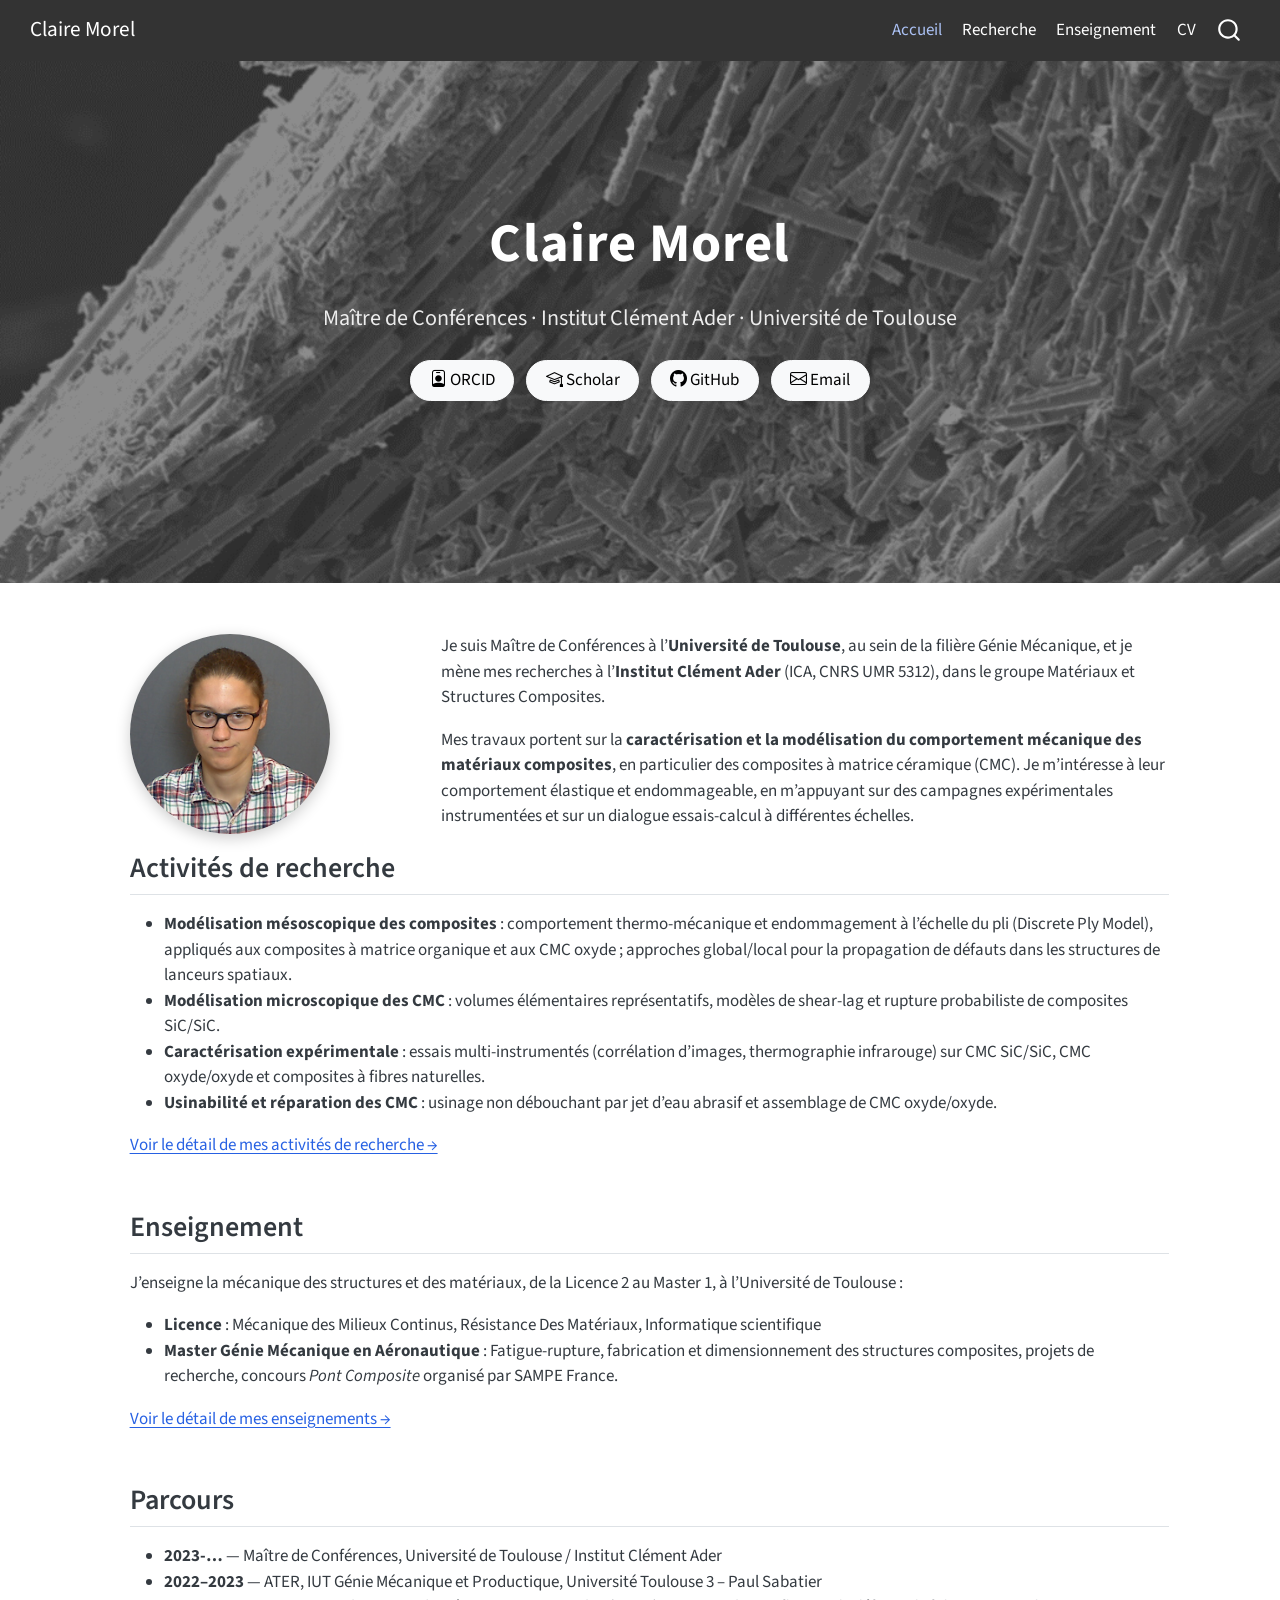
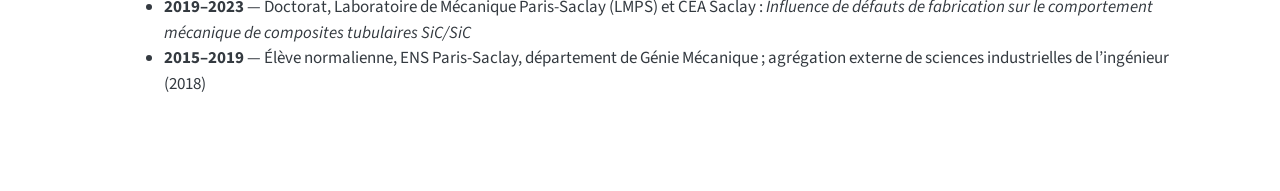
<file: index.html>
<!DOCTYPE html>
<html xmlns="http://www.w3.org/1999/xhtml" lang="fr" xml:lang="fr"><head>

<meta charset="utf-8">
<meta name="generator" content="quarto-1.11.9">

<meta name="viewport" content="width=device-width, initial-scale=1.0, user-scalable=yes">


<title>Claire Morel</title>
<style>
/* Default styles provided by pandoc.
** See https://pandoc.org/MANUAL.html#variables-for-html for config info.
*/
span.smallcaps{font-variant: small-caps;}
div.columns{display: flex; gap: 1.5em;}
div.column{flex: auto;}
@media screen {
div.columns{gap: min(4vw, 1.5em);}
div.column{overflow-x: auto;}
}
div.hanging-indent{margin-left: 1.5em; text-indent: -1.5em;}
ul.task-list{list-style: none;}
ul.task-list li input[type="checkbox"] {
  width: 0.8em;
  margin: 0 0.8em 0.2em -1em; /* quarto-specific, see https://github.com/quarto-dev/quarto-cli/issues/4556 */ 
  vertical-align: middle;
}
</style>


<script src="site_libs/quarto-nav/quarto-nav.js"></script>
<script src="site_libs/quarto-nav/headroom.min.js"></script>
<script src="site_libs/clipboard/clipboard.min.js"></script>
<script src="site_libs/quarto-search/autocomplete.umd.js"></script>
<script src="site_libs/quarto-search/fuse.min.js"></script>
<script src="site_libs/quarto-search/quarto-search.js"></script>
<meta name="quarto:offset" content="./">
<script src="site_libs/quarto-html/quarto.js" type="module"></script>
<script src="site_libs/quarto-html/tabsets/tabsets.js" type="module"></script>
<script src="site_libs/quarto-html/scrollable-regions/scrollable-regions.js" type="module"></script>
<script src="site_libs/quarto-html/popper.min.js"></script>
<script src="site_libs/quarto-html/tippy.umd.min.js"></script>
<script src="site_libs/quarto-html/anchor.min.js"></script>
<link href="site_libs/quarto-html/tippy.css" rel="stylesheet">
<link href="site_libs/quarto-html/quarto-syntax-highlighting-63b5708e65d6cd79cd7618c58d0c21e7.css" rel="stylesheet" id="quarto-text-highlighting-styles">
<script src="site_libs/bootstrap/bootstrap.min.js"></script>
<link href="site_libs/bootstrap/bootstrap-icons.css" rel="stylesheet">
<link href="site_libs/bootstrap/bootstrap-b8e3d89466d038d80f4d875d16ab15d1.min.css" rel="stylesheet" append-hash="true" id="quarto-bootstrap" data-mode="light">
<script id="quarto-search-options" type="application/json">{
  "location": "navbar",
  "copy-button": false,
  "collapse-after": 3,
  "panel-placement": "end",
  "type": "overlay",
  "limit": 50,
  "keyboard-shortcut": [
    "f",
    "/",
    "s"
  ],
  "show-item-context": false,
  "language": {
    "search-no-results-text": "Pas de résultats",
    "search-matching-documents-text": "documents trouvés",
    "search-copy-link-title": "Copier le lien vers la recherche",
    "search-hide-matches-text": "Cacher les correspondances additionnelles",
    "search-more-match-text": "correspondance de plus dans ce document",
    "search-more-matches-text": "correspondances de plus dans ce document",
    "search-clear-button-title": "Effacer",
    "search-text-placeholder": "",
    "search-detached-cancel-button-title": "Annuler",
    "search-submit-button-title": "Envoyer",
    "search-label": "Recherche"
  }
}</script>


<link rel="stylesheet" href="styles.css">
</head>

<body class="nav-fixed accueil quarto-light"><a id="quarto-skip-link" class="visually-hidden-focusable" href="#quarto-document-content">Aller au contenu principal</a>

<div id="quarto-search-results"></div>
  <header id="quarto-header" class="headroom fixed-top">
    <nav class="navbar navbar-expand-lg " data-bs-theme="dark" aria-label="Site web">
      <div class="navbar-container container-fluid">
      <div class="navbar-brand-container mx-auto">
    <a class="navbar-brand" href="./index.html">
    <span class="navbar-title">Claire Morel</span>
    </a>
  </div>
          <button class="navbar-toggler" type="button" data-bs-toggle="collapse" data-bs-target="#navbarCollapse" aria-controls="navbarCollapse" aria-expanded="false" aria-label="Basculer la navigation" onclick="if (window.quartoToggleHeadroom) { window.quartoToggleHeadroom(); }">
  <span class="navbar-toggler-icon"></span>
</button>
          <div class="collapse navbar-collapse" id="navbarCollapse">
            <ul class="navbar-nav navbar-nav-scroll ms-auto">
  <li class="nav-item">
    <a class="nav-link active" href="./index.html" aria-current="page"> 
<span class="menu-text">Accueil</span></a>
  </li>  
  <li class="nav-item">
    <a class="nav-link" href="./research.html"> 
<span class="menu-text">Recherche</span></a>
  </li>  
  <li class="nav-item">
    <a class="nav-link" href="./teaching.html"> 
<span class="menu-text">Enseignement</span></a>
  </li>  
  <li class="nav-item">
    <a class="nav-link" href="./cv.html"> 
<span class="menu-text">CV</span></a>
  </li>  
</ul>
          </div> <!-- /navcollapse -->
            <div class="quarto-navbar-tools">
</div>
            <div id="quarto-search" class="" title="Recherche"></div>
      </div> <!-- /container-fluid -->
    </nav>
</header>
<!-- content -->
<div id="quarto-content" class="quarto-container page-columns page-rows-contents page-layout-full page-navbar">
<!-- sidebar -->
<!-- margin-sidebar -->
    
<!-- main -->
<main class="content page-columns page-full column-body" id="quarto-document-content" tabindex="-1"><header id="title-block-header" class="quarto-title-block"></header>




<div class="hero column-screen">
<div class="hero-content">
<p><span class="hero-title">Claire Morel</span></p>
<p><span class="hero-subtitle">Maître de Conférences · Institut Clément Ader · Université de Toulouse</span></p>
<p><a class="btn btn-light" href="https://orcid.org/0000-0002-0689-7838"><i class="bi bi-person-badge"></i> ORCID</a> <a class="btn btn-light" href="https://scholar.google.com/citations?user=auK-vRMAAAAJ&amp;hl=fr"><i class="bi bi-mortarboard"></i> Scholar</a> <a class="btn btn-light" href="https://github.com/clmorel"><i class="bi bi-github"></i> GitHub</a> <a class="btn btn-light" href="mailto:claire.morel@utoulouse.fr"><i class="bi bi-envelope"></i> Email</a></p>
</div>
</div>
<div class="columns presentation">
<div class="column" style="width:30%;">
<p><img src="images/avatar.png" class="photo-profil img-fluid"></p>
</div><div class="column" style="width:70%;">
<p>Je suis Maître de Conférences à l’<strong>Université de Toulouse</strong>, au sein de la filière Génie Mécanique, et je mène mes recherches à l’<strong>Institut Clément Ader</strong> (ICA, CNRS UMR 5312), dans le groupe Matériaux et Structures Composites.</p>
<p>Mes travaux portent sur la <strong>caractérisation et la modélisation du comportement mécanique des matériaux composites</strong>, en particulier des composites à matrice céramique (CMC). Je m’intéresse à leur comportement élastique et endommageable, en m’appuyant sur des campagnes expérimentales instrumentées et sur un dialogue essais-calcul à différentes échelles.</p>
</div>
</div>
<section id="activités-de-recherche" class="level2">
<h2 class="anchored" data-anchor-id="activités-de-recherche">Activités de recherche</h2>
<ul>
<li><strong>Modélisation mésoscopique des composites</strong> : comportement thermo-mécanique et endommagement à l’échelle du pli (Discrete Ply Model), appliqués aux composites à matrice organique et aux CMC oxyde ; approches global/local pour la propagation de défauts dans les structures de lanceurs spatiaux.</li>
<li><strong>Modélisation microscopique des CMC</strong> : volumes élémentaires représentatifs, modèles de shear-lag et rupture probabiliste de composites SiC/SiC.</li>
<li><strong>Caractérisation expérimentale</strong> : essais multi-instrumentés (corrélation d’images, thermographie infrarouge) sur CMC SiC/SiC, CMC oxyde/oxyde et composites à fibres naturelles.</li>
<li><strong>Usinabilité et réparation des CMC</strong> : usinage non débouchant par jet d’eau abrasif et assemblage de CMC oxyde/oxyde.</li>
</ul>
<p><a href="./research.html">Voir le détail de mes activités de recherche →</a></p>
</section>
<section id="enseignement" class="level2">
<h2 class="anchored" data-anchor-id="enseignement">Enseignement</h2>
<p>J’enseigne la mécanique des structures et des matériaux, de la Licence 2 au Master 1, à l’Université de Toulouse :</p>
<ul>
<li><strong>Licence</strong> : Mécanique des Milieux Continus, Résistance Des Matériaux, Informatique scientifique</li>
<li><strong>Master Génie Mécanique en Aéronautique</strong> : Fatigue-rupture, fabrication et dimensionnement des structures composites, projets de recherche, concours <em>Pont Composite</em> organisé par SAMPE France.</li>
</ul>
<p><a href="./teaching.html">Voir le détail de mes enseignements →</a></p>
</section>
<section id="parcours" class="level2">
<h2 class="anchored" data-anchor-id="parcours">Parcours</h2>
<ul>
<li><strong>2023-…</strong> — Maître de Conférences, Université de Toulouse / Institut Clément Ader</li>
<li><strong>2022–2023</strong> — ATER, IUT Génie Mécanique et Productique, Université Toulouse 3 – Paul Sabatier</li>
<li><strong>2019–2023</strong> — Doctorat, Laboratoire de Mécanique Paris-Saclay (LMPS) et CEA Saclay : <em>Influence de défauts de fabrication sur le comportement mécanique de composites tubulaires SiC/SiC</em></li>
<li><strong>2015–2019</strong> — Élève normalienne, ENS Paris-Saclay, département de Génie Mécanique ; agrégation externe de sciences industrielles de l’ingénieur (2018)</li>
</ul>
<!-- [Voir le détail de mon CV →](teaching.qmd) -->
<!-- ## Collaborations

**Académiques** : LMPS (Gif-sur-Yvette), National University of Singapore (NUS).
**Industrielles** : Safran Ceramics, CNES, CT Ingénierie, Segula Technologies. -->


</section>

</main> <!-- /main -->
<script id="quarto-html-after-body" type="application/javascript">
  window.document.addEventListener("DOMContentLoaded", function (event) {
    const icon = "";
    const anchorJS = new window.AnchorJS();
    anchorJS.options = {
      placement: 'right',
      icon: icon
    };
    anchorJS.add('.anchored');
    const isCodeAnnotation = (el) => {
      for (const clz of el.classList) {
        if (clz.startsWith('code-annotation-')) {                     
          return true;
        }
      }
      return false;
    }
    const onCopySuccess = function(e) {
      // button target
      const button = e.trigger;
      // don't keep focus
      button.blur();
      // flash "checked"
      button.classList.add('code-copy-button-checked');
      var currentTitle = button.getAttribute("title");
      button.setAttribute("title", "Copié");
      let tooltip;
      if (window.bootstrap) {
        button.setAttribute("data-bs-toggle", "tooltip");
        button.setAttribute("data-bs-placement", "left");
        button.setAttribute("data-bs-title", "Copié");
        tooltip = new bootstrap.Tooltip(button, 
          { trigger: "manual", 
            customClass: "code-copy-button-tooltip",
            offset: [0, -8]});
        tooltip.show();    
      }
      setTimeout(function() {
        if (tooltip) {
          tooltip.hide();
          button.removeAttribute("data-bs-title");
          button.removeAttribute("data-bs-toggle");
          button.removeAttribute("data-bs-placement");
        }
        button.setAttribute("title", currentTitle);
        button.classList.remove('code-copy-button-checked');
      }, 1000);
      // clear code selection
      e.clearSelection();
    }
    const getTextToCopy = function(trigger) {
      const outerScaffold = trigger.parentElement.cloneNode(true);
      const codeEl = outerScaffold.querySelector('code');
      for (const childEl of codeEl.children) {
        if (isCodeAnnotation(childEl)) {
          childEl.remove();
        }
      }
      return codeEl.innerText;
    }
    const clipboard = new window.ClipboardJS('.code-copy-button:not([data-in-quarto-modal])', {
      text: getTextToCopy
    });
    clipboard.on('success', onCopySuccess);
    if (window.document.getElementById('quarto-embedded-source-code-modal')) {
      const clipboardModal = new window.ClipboardJS('.code-copy-button[data-in-quarto-modal]', {
        text: getTextToCopy,
        container: window.document.getElementById('quarto-embedded-source-code-modal')
      });
      clipboardModal.on('success', onCopySuccess);
    }
      var localhostRegex = new RegExp(/^(?:http|https):\/\/localhost\:?[0-9]*\//);
      var mailtoRegex = new RegExp(/^mailto:/);
        var filterRegex = new RegExp('/' + window.location.host + '/');
      var isInternal = (href) => {
          return filterRegex.test(href) || localhostRegex.test(href) || mailtoRegex.test(href);
      }
      // Inspect non-navigation links and adorn them if external
      window.quartoDecorateExternalLinks = function (root) {
     var links = (root || window.document).querySelectorAll('a[href]:not(.nav-link):not(.navbar-brand):not(.toc-action):not(.sidebar-link):not(.sidebar-item-toggle):not(.pagination-link):not(.no-external):not([aria-hidden]):not(.dropdown-item):not(.quarto-navigation-tool):not(.about-link)');
      for (var i=0; i<links.length; i++) {
        const link = links[i];
        if (!isInternal(link.href)) {
          // undo the damage that might have been done by quarto-nav.js in the case of
          // links that we want to consider external
          if (link.dataset.originalHref !== undefined) {
            link.href = link.dataset.originalHref;
          }
          if (!link.classList.contains('no-external-icon')) {
          }
        }
      }
      };
      window.quartoDecorateExternalLinks(window.document);
    // Esc closes the popup (WCAG 1.4.13) and focus leaving both trigger and
    // popup closes it (WCAG 2.4.11); tippy handles neither for interactive popups.
    const hideOnEscAndFocusOut = {
      name: 'hideOnEscAndFocusOut',
      defaultValue: true,
      fn(instance) {
        const dismiss = () => {
          // A show scheduled by the trigger delay would otherwise reopen it
          instance.clearDelayTimeouts();
          instance.hide();
        };
        const onKeyDown = (event) => {
          if (event.key !== 'Escape') {
            return;
          }
          // Keep Esc from also reaching page handlers (e.g. reveal.js overview),
          // except an open reveal.js slide menu, which Esc should close too.
          // The menu handles keys only when its keyboard option is on.
          const menuHandlesEsc = window.Reveal?.getPlugin?.('menu')?.isOpen() &&
            window.Reveal.getConfig().menu?.keyboard !== false;
          if (!menuHandlesEsc) {
            event.stopPropagation();
          }
          if (instance.popper.contains(window.document.activeElement)) {
            // Disabled while refocusing so the focus trigger does not reopen it
            instance.disable();
            instance.reference.focus();
            instance.enable();
          }
          dismiss();
        };
        const onFocusOut = (event) => {
          const target = event.relatedTarget;
          if (target && !instance.reference.contains(target) &&
              !instance.popper.contains(target)) {
            dismiss();
          }
        };
        // On the trigger too: a click trigger (code-annotations: select) has no
        // blur handling. Attached for the instance's lifetime so leaving the
        // trigger also cancels a show still pending on the trigger delay.
        instance.reference.addEventListener('focusout', onFocusOut);
        return {
          onShow() {
            window.document.addEventListener('keydown', onKeyDown, true);
            instance.popper.addEventListener('focusout', onFocusOut);
          },
          onHide() {
            window.document.removeEventListener('keydown', onKeyDown, true);
            instance.popper.removeEventListener('focusout', onFocusOut);
          },
          onDestroy() {
            instance.reference.removeEventListener('focusout', onFocusOut);
          },
        };
      },
    };
    function tippyHover(el, contentFn, onTriggerFn, onUntriggerFn) {
      const config = {
        allowHTML: true,
        maxWidth: 500,
        delay: 100,
        arrow: false,
        appendTo: function(el) {
            return el.parentElement;
        },
        interactive: true,
        interactiveBorder: 10,
        theme: 'quarto',
        placement: 'bottom-start',
        plugins: [hideOnEscAndFocusOut],
      };
      if (contentFn) {
        config.content = contentFn;
      }
      if (onTriggerFn) {
        config.onTrigger = onTriggerFn;
      }
      if (onUntriggerFn) {
        config.onUntrigger = onUntriggerFn;
      }
      window.tippy(el, config); 
    }
    const noterefs = window.document.querySelectorAll('a[role="doc-noteref"]');
    for (var i=0; i<noterefs.length; i++) {
      const ref = noterefs[i];
      tippyHover(ref, function() {
        // use id or data attribute instead here
        let href = ref.getAttribute('data-footnote-href') || ref.getAttribute('href');
        try { href = new URL(href).hash; } catch {}
        const id = href.replace(/^#\/?/, "");
        const note = window.document.getElementById(id);
        if (note) {
          return note.innerHTML;
        } else {
          return "";
        }
      });
    }
    const xrefs = window.document.querySelectorAll('a.quarto-xref');
    const processXRef = (id, note) => {
      // Strip column container classes
      const stripColumnClz = (el) => {
        el.classList.remove("page-full", "page-columns");
        if (el.children) {
          for (const child of el.children) {
            stripColumnClz(child);
          }
        }
      }
      stripColumnClz(note)
      if (id === null || id.startsWith('sec-')) {
        // Special case sections, only their first couple elements
        const container = document.createElement("div");
        if (note.children && note.children.length > 2) {
          container.appendChild(note.children[0].cloneNode(true));
          for (let i = 1; i < note.children.length; i++) {
            const child = note.children[i];
            if (child.tagName === "P" && child.innerText === "") {
              continue;
            } else {
              container.appendChild(child.cloneNode(true));
              break;
            }
          }
          if (window.Quarto?.typesetMath) {
            window.Quarto.typesetMath(container);
          }
          return container.innerHTML
        } else {
          if (window.Quarto?.typesetMath) {
            window.Quarto.typesetMath(note);
          }
          return note.innerHTML;
        }
      } else {
        // Remove any anchor links if they are present
        const anchorLink = note.querySelector('a.anchorjs-link');
        if (anchorLink) {
          anchorLink.remove();
        }
        if (window.Quarto?.typesetMath) {
          window.Quarto.typesetMath(note);
        }
        if (note.classList.contains("callout")) {
          return note.outerHTML;
        } else {
          return note.innerHTML;
        }
      }
    }
    for (var i=0; i<xrefs.length; i++) {
      const xref = xrefs[i];
      tippyHover(xref, undefined, function(instance) {
        instance.disable();
        let url = xref.getAttribute('href');
        let hash = undefined; 
        if (url.startsWith('#')) {
          hash = url;
        } else {
          try { hash = new URL(url).hash; } catch {}
        }
        if (hash) {
          const id = hash.replace(/^#\/?/, "");
          const note = window.document.getElementById(id);
          if (note !== null) {
            try {
              const html = processXRef(id, note.cloneNode(true));
              instance.setContent(html);
            } finally {
              instance.enable();
              instance.show();
            }
          } else {
            // See if we can fetch this
            fetch(url.split('#')[0])
            .then(res => res.text())
            .then(html => {
              const parser = new DOMParser();
              const htmlDoc = parser.parseFromString(html, "text/html");
              const note = htmlDoc.getElementById(id);
              if (note !== null) {
                const html = processXRef(id, note);
                instance.setContent(html);
              } 
            }).finally(() => {
              instance.enable();
              instance.show();
            });
          }
        } else {
          // See if we can fetch a full url (with no hash to target)
          // This is a special case and we should probably do some content thinning / targeting
          fetch(url)
          .then(res => res.text())
          .then(html => {
            const parser = new DOMParser();
            const htmlDoc = parser.parseFromString(html, "text/html");
            const note = htmlDoc.querySelector('main.content');
            if (note !== null) {
              // This should only happen for chapter cross references
              // (since there is no id in the URL)
              // remove the first header
              if (note.children.length > 0 && note.children[0].tagName === "HEADER") {
                note.children[0].remove();
              }
              const html = processXRef(null, note);
              instance.setContent(html);
            } 
          }).finally(() => {
            instance.enable();
            instance.show();
          });
        }
      }, function(instance) {
      });
    }
        let selectedAnnoteEl;
        const selectorForAnnotation = ( cell, annotation) => {
          let cellAttr = 'data-code-cell="' + cell + '"';
          let lineAttr = 'data-code-annotation="' +  annotation + '"';
          const selector = 'span[' + cellAttr + '][' + lineAttr + ']';
          return selector;
        }
        const selectCodeLines = (annoteEl) => {
          const doc = window.document;
          const targetCell = annoteEl.getAttribute("data-target-cell");
          const targetAnnotation = annoteEl.getAttribute("data-target-annotation");
          const annoteSpan = window.document.querySelector(selectorForAnnotation(targetCell, targetAnnotation));
          const lines = annoteSpan.getAttribute("data-code-lines").split(",");
          const lineIds = lines.map((line) => {
            return targetCell + "-" + line;
          })
          // Each band is positioned against its own containing block, which is
          // not the offsetParent of the lines, so place it from client rects.
          const placeBand = (band, firstEl, lastEl, codeBlock) => {
            const container = band.offsetParent;
            if (container === null) {
              return;
            }
            const containerRect = container.getBoundingClientRect();
            // Reveal.js scales slides with a transform, so convert client
            // pixels back to the CSS pixels of the container.
            const scale = containerRect.height / container.offsetHeight || 1;
            const firstRect = firstEl.getBoundingClientRect();
            const lastRect = lastEl.getBoundingClientRect();
            const top = (firstRect.top - containerRect.top) / scale - container.clientTop + container.scrollTop;
            const height = (lastRect.bottom - firstRect.top) / scale;
            band.style.top = top - 2 + "px";
            band.style.height = height + 4 + "px";
            if (codeBlock) {
              // Without the copy button wrapper, the containing block is wider
              // than the code block, so span the code block explicitly.
              const blockRect = codeBlock.getBoundingClientRect();
              band.style.left = (blockRect.left - containerRect.left) / scale - container.clientLeft + container.scrollLeft + "px";
              band.style.width = blockRect.width / scale + "px";
            }
          };
          if (lineIds.length > 0) {
            const el = window.document.getElementById(lineIds[0]);
            const lastEl = window.document.getElementById(lineIds[lineIds.length - 1]);
            const parent = el.parentElement.parentElement;
            // cook up a div (if necessary) and position it
            let div = window.document.getElementById("code-annotation-line-highlight");
            if (div === null) {
              div = window.document.createElement("div");
              div.setAttribute("id", "code-annotation-line-highlight");
              div.style.position = 'absolute';
              parent.appendChild(div);
            }
            placeBand(div, el, lastEl, parent.closest("div.sourceCode") || parent);
            let gutterDiv = window.document.getElementById("code-annotation-line-highlight-gutter");
            if (gutterDiv === null) {
              gutterDiv = window.document.createElement("div");
              gutterDiv.setAttribute("id", "code-annotation-line-highlight-gutter");
              gutterDiv.style.position = 'absolute';
              const codeCell = window.document.getElementById(targetCell);
              const gutter = codeCell.querySelector('.code-annotation-gutter');
              gutter.appendChild(gutterDiv);
            }
            placeBand(gutterDiv, el, lastEl);
            selectedAnnoteEl = annoteEl;
          }
        };
        const unselectCodeLines = () => {
          const elementsIds = ["code-annotation-line-highlight", "code-annotation-line-highlight-gutter"];
          elementsIds.forEach((elId) => {
            const div = window.document.getElementById(elId);
            if (div) {
              div.remove();
            }
          });
          selectedAnnoteEl = undefined;
        };
          // Handle positioning of the toggle
      window.addEventListener(
        "resize",
        throttle(() => {
          elRect = undefined;
          if (selectedAnnoteEl) {
            selectCodeLines(selectedAnnoteEl);
          }
        }, 10)
      );
      function throttle(fn, ms) {
      let throttle = false;
      let timer;
        return (...args) => {
          if(!throttle) { // first call gets through
              fn.apply(this, args);
              throttle = true;
          } else { // all the others get throttled
              if(timer) clearTimeout(timer); // cancel #2
              timer = setTimeout(() => {
                fn.apply(this, args);
                timer = throttle = false;
              }, ms);
          }
        };
      }
        // Attach click handler to the DT
        const annoteDls = window.document.querySelectorAll('dt[data-target-cell]');
        for (const annoteDlNode of annoteDls) {
          annoteDlNode.addEventListener('click', (event) => {
            const clickedEl = event.target;
            if (clickedEl !== selectedAnnoteEl) {
              unselectCodeLines();
              const activeEl = window.document.querySelector('dt[data-target-cell].code-annotation-active');
              if (activeEl) {
                activeEl.classList.remove('code-annotation-active');
              }
              selectCodeLines(clickedEl);
              clickedEl.classList.add('code-annotation-active');
            } else {
              // Unselect the line
              unselectCodeLines();
              clickedEl.classList.remove('code-annotation-active');
            }
          });
        }
    const findCites = (el) => {
      const parentEl = el.parentElement;
      if (parentEl) {
        const cites = parentEl.dataset.cites;
        if (cites) {
          return {
            el,
            cites: cites.split(' ')
          };
        } else {
          return findCites(el.parentElement)
        }
      } else {
        return undefined;
      }
    };
    var bibliorefs = window.document.querySelectorAll('a[role="doc-biblioref"]');
    for (var i=0; i<bibliorefs.length; i++) {
      const ref = bibliorefs[i];
      const citeInfo = findCites(ref);
      if (citeInfo) {
        tippyHover(citeInfo.el, function() {
          var popup = window.document.createElement('div');
          citeInfo.cites.forEach(function(cite) {
            var citeDiv = window.document.createElement('div');
            citeDiv.classList.add('hanging-indent');
            citeDiv.classList.add('csl-entry');
            var biblioDiv = window.document.getElementById('ref-' + cite);
            if (biblioDiv) {
              citeDiv.innerHTML = biblioDiv.innerHTML;
            }
            popup.appendChild(citeDiv);
          });
          return popup.innerHTML;
        });
      }
    }
  });
  </script>
  <script type="application/javascript">
  window.quartoScrollableRegionsLabels = {"code":"Code défilable","output":"Sortie défilable"};
  </script>
</div> <!-- /content -->




</body></html>
</file>
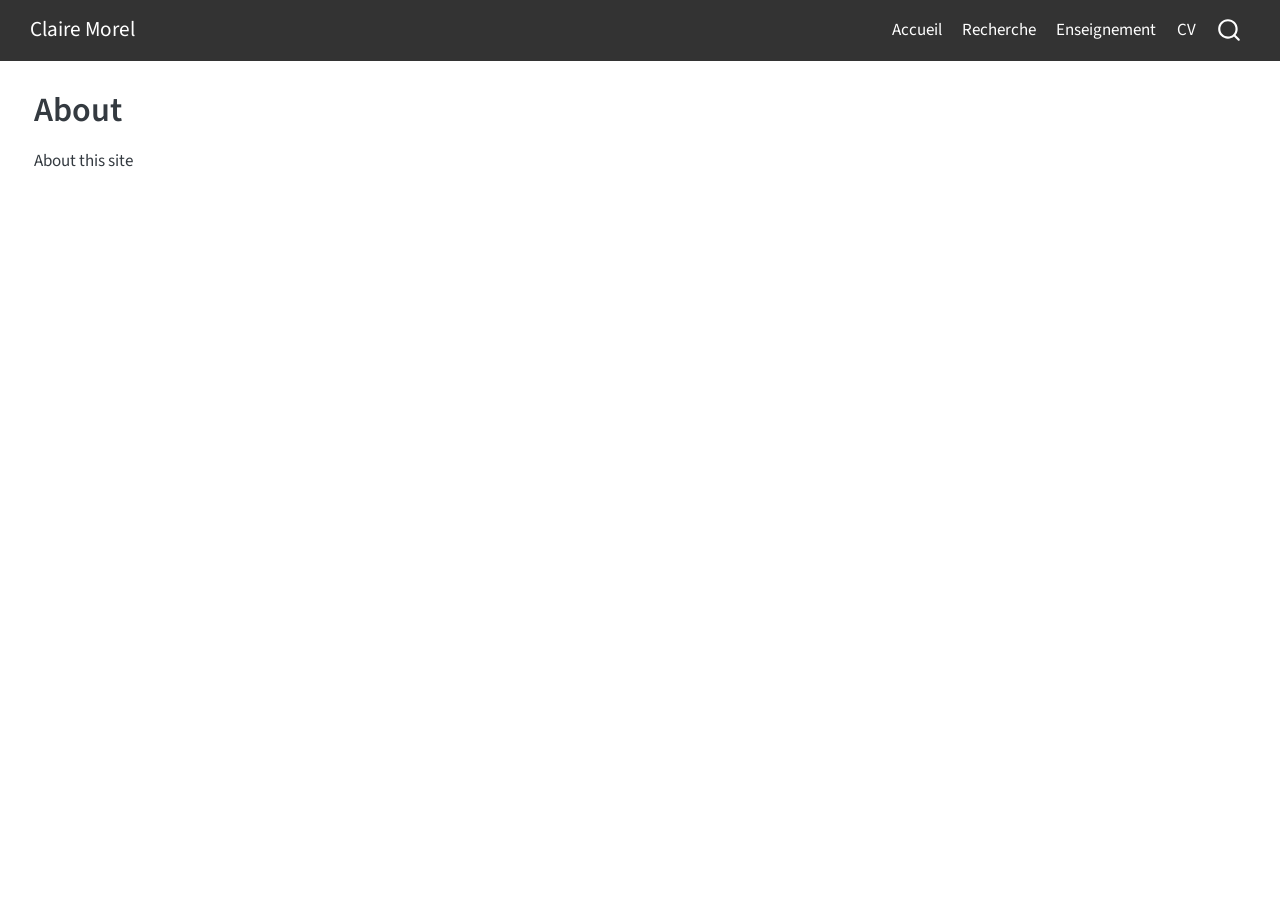
<file: about.html>
<!DOCTYPE html>
<html xmlns="http://www.w3.org/1999/xhtml" lang="fr" xml:lang="fr"><head>

<meta charset="utf-8">
<meta name="generator" content="quarto-1.11.9">

<meta name="viewport" content="width=device-width, initial-scale=1.0, user-scalable=yes">


<title>About – Claire Morel</title>
<style>
/* Default styles provided by pandoc.
** See https://pandoc.org/MANUAL.html#variables-for-html for config info.
*/
span.smallcaps{font-variant: small-caps;}
div.columns{display: flex; gap: 1.5em;}
div.column{flex: auto;}
@media screen {
div.columns{gap: min(4vw, 1.5em);}
div.column{overflow-x: auto;}
}
div.hanging-indent{margin-left: 1.5em; text-indent: -1.5em;}
ul.task-list{list-style: none;}
ul.task-list li input[type="checkbox"] {
  width: 0.8em;
  margin: 0 0.8em 0.2em -1em; /* quarto-specific, see https://github.com/quarto-dev/quarto-cli/issues/4556 */ 
  vertical-align: middle;
}
</style>


<script src="site_libs/quarto-nav/quarto-nav.js"></script>
<script src="site_libs/quarto-nav/headroom.min.js"></script>
<script src="site_libs/clipboard/clipboard.min.js"></script>
<script src="site_libs/quarto-search/autocomplete.umd.js"></script>
<script src="site_libs/quarto-search/fuse.min.js"></script>
<script src="site_libs/quarto-search/quarto-search.js"></script>
<meta name="quarto:offset" content="./">
<script src="site_libs/quarto-html/quarto.js" type="module"></script>
<script src="site_libs/quarto-html/tabsets/tabsets.js" type="module"></script>
<script src="site_libs/quarto-html/scrollable-regions/scrollable-regions.js" type="module"></script>
<script src="site_libs/quarto-html/popper.min.js"></script>
<script src="site_libs/quarto-html/tippy.umd.min.js"></script>
<script src="site_libs/quarto-html/anchor.min.js"></script>
<link href="site_libs/quarto-html/tippy.css" rel="stylesheet">
<link href="site_libs/quarto-html/quarto-syntax-highlighting-63b5708e65d6cd79cd7618c58d0c21e7.css" rel="stylesheet" id="quarto-text-highlighting-styles">
<script src="site_libs/bootstrap/bootstrap.min.js"></script>
<link href="site_libs/bootstrap/bootstrap-icons.css" rel="stylesheet">
<link href="site_libs/bootstrap/bootstrap-71302fe319d299638f005cc0804cf9c0.min.css" rel="stylesheet" append-hash="true" id="quarto-bootstrap" data-mode="light">
<script id="quarto-search-options" type="application/json">{
  "location": "navbar",
  "copy-button": false,
  "collapse-after": 3,
  "panel-placement": "end",
  "type": "overlay",
  "limit": 50,
  "keyboard-shortcut": [
    "f",
    "/",
    "s"
  ],
  "show-item-context": false,
  "language": {
    "search-no-results-text": "Pas de résultats",
    "search-matching-documents-text": "documents trouvés",
    "search-copy-link-title": "Copier le lien vers la recherche",
    "search-hide-matches-text": "Cacher les correspondances additionnelles",
    "search-more-match-text": "correspondance de plus dans ce document",
    "search-more-matches-text": "correspondances de plus dans ce document",
    "search-clear-button-title": "Effacer",
    "search-text-placeholder": "",
    "search-detached-cancel-button-title": "Annuler",
    "search-submit-button-title": "Envoyer",
    "search-label": "Recherche"
  }
}</script>


<link rel="stylesheet" href="styles.css">
</head>

<body class="nav-fixed quarto-light"><a id="quarto-skip-link" class="visually-hidden-focusable" href="#quarto-document-content">Aller au contenu principal</a>

<div id="quarto-search-results"></div>
  <header id="quarto-header" class="headroom fixed-top">
    <nav class="navbar navbar-expand-lg " data-bs-theme="dark" aria-label="Site web">
      <div class="navbar-container container-fluid">
      <div class="navbar-brand-container mx-auto">
    <a class="navbar-brand" href="./index.html">
    <span class="navbar-title">Claire Morel</span>
    </a>
  </div>
          <button class="navbar-toggler" type="button" data-bs-toggle="collapse" data-bs-target="#navbarCollapse" aria-controls="navbarCollapse" aria-expanded="false" aria-label="Basculer la navigation" onclick="if (window.quartoToggleHeadroom) { window.quartoToggleHeadroom(); }">
  <span class="navbar-toggler-icon"></span>
</button>
          <div class="collapse navbar-collapse" id="navbarCollapse">
            <ul class="navbar-nav navbar-nav-scroll ms-auto">
  <li class="nav-item">
    <a class="nav-link" href="./index.html"> 
<span class="menu-text">Accueil</span></a>
  </li>  
  <li class="nav-item">
    <a class="nav-link" href="./research.html"> 
<span class="menu-text">Recherche</span></a>
  </li>  
  <li class="nav-item">
    <a class="nav-link" href="./teaching.html"> 
<span class="menu-text">Enseignement</span></a>
  </li>  
  <li class="nav-item">
    <a class="nav-link" href="./cv.html"> 
<span class="menu-text">CV</span></a>
  </li>  
</ul>
          </div> <!-- /navcollapse -->
            <div class="quarto-navbar-tools">
</div>
            <div id="quarto-search" class="" title="Recherche"></div>
      </div> <!-- /container-fluid -->
    </nav>
</header>
<!-- content -->
<div id="quarto-content" class="quarto-container page-columns page-rows-contents page-layout-full page-navbar">
<!-- sidebar -->
<!-- margin-sidebar -->
    
<!-- main -->
<main class="content column-page" id="quarto-document-content" tabindex="-1">

<header id="title-block-header" class="quarto-title-block default">
<div class="quarto-title">
<h1 class="title">About</h1>
</div>



<div class="quarto-title-meta column-page">

    
  
    
  </div>
  


</header>


<p>About this site</p>



</main> <!-- /main -->
<script id="quarto-html-after-body" type="application/javascript">
  window.document.addEventListener("DOMContentLoaded", function (event) {
    const icon = "";
    const anchorJS = new window.AnchorJS();
    anchorJS.options = {
      placement: 'right',
      icon: icon
    };
    anchorJS.add('.anchored');
    const isCodeAnnotation = (el) => {
      for (const clz of el.classList) {
        if (clz.startsWith('code-annotation-')) {                     
          return true;
        }
      }
      return false;
    }
    const onCopySuccess = function(e) {
      // button target
      const button = e.trigger;
      // don't keep focus
      button.blur();
      // flash "checked"
      button.classList.add('code-copy-button-checked');
      var currentTitle = button.getAttribute("title");
      button.setAttribute("title", "Copié");
      let tooltip;
      if (window.bootstrap) {
        button.setAttribute("data-bs-toggle", "tooltip");
        button.setAttribute("data-bs-placement", "left");
        button.setAttribute("data-bs-title", "Copié");
        tooltip = new bootstrap.Tooltip(button, 
          { trigger: "manual", 
            customClass: "code-copy-button-tooltip",
            offset: [0, -8]});
        tooltip.show();    
      }
      setTimeout(function() {
        if (tooltip) {
          tooltip.hide();
          button.removeAttribute("data-bs-title");
          button.removeAttribute("data-bs-toggle");
          button.removeAttribute("data-bs-placement");
        }
        button.setAttribute("title", currentTitle);
        button.classList.remove('code-copy-button-checked');
      }, 1000);
      // clear code selection
      e.clearSelection();
    }
    const getTextToCopy = function(trigger) {
      const outerScaffold = trigger.parentElement.cloneNode(true);
      const codeEl = outerScaffold.querySelector('code');
      for (const childEl of codeEl.children) {
        if (isCodeAnnotation(childEl)) {
          childEl.remove();
        }
      }
      return codeEl.innerText;
    }
    const clipboard = new window.ClipboardJS('.code-copy-button:not([data-in-quarto-modal])', {
      text: getTextToCopy
    });
    clipboard.on('success', onCopySuccess);
    if (window.document.getElementById('quarto-embedded-source-code-modal')) {
      const clipboardModal = new window.ClipboardJS('.code-copy-button[data-in-quarto-modal]', {
        text: getTextToCopy,
        container: window.document.getElementById('quarto-embedded-source-code-modal')
      });
      clipboardModal.on('success', onCopySuccess);
    }
      var localhostRegex = new RegExp(/^(?:http|https):\/\/localhost\:?[0-9]*\//);
      var mailtoRegex = new RegExp(/^mailto:/);
        var filterRegex = new RegExp('/' + window.location.host + '/');
      var isInternal = (href) => {
          return filterRegex.test(href) || localhostRegex.test(href) || mailtoRegex.test(href);
      }
      // Inspect non-navigation links and adorn them if external
      window.quartoDecorateExternalLinks = function (root) {
     var links = (root || window.document).querySelectorAll('a[href]:not(.nav-link):not(.navbar-brand):not(.toc-action):not(.sidebar-link):not(.sidebar-item-toggle):not(.pagination-link):not(.no-external):not([aria-hidden]):not(.dropdown-item):not(.quarto-navigation-tool):not(.about-link)');
      for (var i=0; i<links.length; i++) {
        const link = links[i];
        if (!isInternal(link.href)) {
          // undo the damage that might have been done by quarto-nav.js in the case of
          // links that we want to consider external
          if (link.dataset.originalHref !== undefined) {
            link.href = link.dataset.originalHref;
          }
          if (!link.classList.contains('no-external-icon')) {
          }
        }
      }
      };
      window.quartoDecorateExternalLinks(window.document);
    // Esc closes the popup (WCAG 1.4.13) and focus leaving both trigger and
    // popup closes it (WCAG 2.4.11); tippy handles neither for interactive popups.
    const hideOnEscAndFocusOut = {
      name: 'hideOnEscAndFocusOut',
      defaultValue: true,
      fn(instance) {
        const dismiss = () => {
          // A show scheduled by the trigger delay would otherwise reopen it
          instance.clearDelayTimeouts();
          instance.hide();
        };
        const onKeyDown = (event) => {
          if (event.key !== 'Escape') {
            return;
          }
          // Keep Esc from also reaching page handlers (e.g. reveal.js overview),
          // except an open reveal.js slide menu, which Esc should close too.
          // The menu handles keys only when its keyboard option is on.
          const menuHandlesEsc = window.Reveal?.getPlugin?.('menu')?.isOpen() &&
            window.Reveal.getConfig().menu?.keyboard !== false;
          if (!menuHandlesEsc) {
            event.stopPropagation();
          }
          if (instance.popper.contains(window.document.activeElement)) {
            // Disabled while refocusing so the focus trigger does not reopen it
            instance.disable();
            instance.reference.focus();
            instance.enable();
          }
          dismiss();
        };
        const onFocusOut = (event) => {
          const target = event.relatedTarget;
          if (target && !instance.reference.contains(target) &&
              !instance.popper.contains(target)) {
            dismiss();
          }
        };
        // On the trigger too: a click trigger (code-annotations: select) has no
        // blur handling. Attached for the instance's lifetime so leaving the
        // trigger also cancels a show still pending on the trigger delay.
        instance.reference.addEventListener('focusout', onFocusOut);
        return {
          onShow() {
            window.document.addEventListener('keydown', onKeyDown, true);
            instance.popper.addEventListener('focusout', onFocusOut);
          },
          onHide() {
            window.document.removeEventListener('keydown', onKeyDown, true);
            instance.popper.removeEventListener('focusout', onFocusOut);
          },
          onDestroy() {
            instance.reference.removeEventListener('focusout', onFocusOut);
          },
        };
      },
    };
    function tippyHover(el, contentFn, onTriggerFn, onUntriggerFn) {
      const config = {
        allowHTML: true,
        maxWidth: 500,
        delay: 100,
        arrow: false,
        appendTo: function(el) {
            return el.parentElement;
        },
        interactive: true,
        interactiveBorder: 10,
        theme: 'quarto',
        placement: 'bottom-start',
        plugins: [hideOnEscAndFocusOut],
      };
      if (contentFn) {
        config.content = contentFn;
      }
      if (onTriggerFn) {
        config.onTrigger = onTriggerFn;
      }
      if (onUntriggerFn) {
        config.onUntrigger = onUntriggerFn;
      }
      window.tippy(el, config); 
    }
    const noterefs = window.document.querySelectorAll('a[role="doc-noteref"]');
    for (var i=0; i<noterefs.length; i++) {
      const ref = noterefs[i];
      tippyHover(ref, function() {
        // use id or data attribute instead here
        let href = ref.getAttribute('data-footnote-href') || ref.getAttribute('href');
        try { href = new URL(href).hash; } catch {}
        const id = href.replace(/^#\/?/, "");
        const note = window.document.getElementById(id);
        if (note) {
          return note.innerHTML;
        } else {
          return "";
        }
      });
    }
    const xrefs = window.document.querySelectorAll('a.quarto-xref');
    const processXRef = (id, note) => {
      // Strip column container classes
      const stripColumnClz = (el) => {
        el.classList.remove("page-full", "page-columns");
        if (el.children) {
          for (const child of el.children) {
            stripColumnClz(child);
          }
        }
      }
      stripColumnClz(note)
      if (id === null || id.startsWith('sec-')) {
        // Special case sections, only their first couple elements
        const container = document.createElement("div");
        if (note.children && note.children.length > 2) {
          container.appendChild(note.children[0].cloneNode(true));
          for (let i = 1; i < note.children.length; i++) {
            const child = note.children[i];
            if (child.tagName === "P" && child.innerText === "") {
              continue;
            } else {
              container.appendChild(child.cloneNode(true));
              break;
            }
          }
          if (window.Quarto?.typesetMath) {
            window.Quarto.typesetMath(container);
          }
          return container.innerHTML
        } else {
          if (window.Quarto?.typesetMath) {
            window.Quarto.typesetMath(note);
          }
          return note.innerHTML;
        }
      } else {
        // Remove any anchor links if they are present
        const anchorLink = note.querySelector('a.anchorjs-link');
        if (anchorLink) {
          anchorLink.remove();
        }
        if (window.Quarto?.typesetMath) {
          window.Quarto.typesetMath(note);
        }
        if (note.classList.contains("callout")) {
          return note.outerHTML;
        } else {
          return note.innerHTML;
        }
      }
    }
    for (var i=0; i<xrefs.length; i++) {
      const xref = xrefs[i];
      tippyHover(xref, undefined, function(instance) {
        instance.disable();
        let url = xref.getAttribute('href');
        let hash = undefined; 
        if (url.startsWith('#')) {
          hash = url;
        } else {
          try { hash = new URL(url).hash; } catch {}
        }
        if (hash) {
          const id = hash.replace(/^#\/?/, "");
          const note = window.document.getElementById(id);
          if (note !== null) {
            try {
              const html = processXRef(id, note.cloneNode(true));
              instance.setContent(html);
            } finally {
              instance.enable();
              instance.show();
            }
          } else {
            // See if we can fetch this
            fetch(url.split('#')[0])
            .then(res => res.text())
            .then(html => {
              const parser = new DOMParser();
              const htmlDoc = parser.parseFromString(html, "text/html");
              const note = htmlDoc.getElementById(id);
              if (note !== null) {
                const html = processXRef(id, note);
                instance.setContent(html);
              } 
            }).finally(() => {
              instance.enable();
              instance.show();
            });
          }
        } else {
          // See if we can fetch a full url (with no hash to target)
          // This is a special case and we should probably do some content thinning / targeting
          fetch(url)
          .then(res => res.text())
          .then(html => {
            const parser = new DOMParser();
            const htmlDoc = parser.parseFromString(html, "text/html");
            const note = htmlDoc.querySelector('main.content');
            if (note !== null) {
              // This should only happen for chapter cross references
              // (since there is no id in the URL)
              // remove the first header
              if (note.children.length > 0 && note.children[0].tagName === "HEADER") {
                note.children[0].remove();
              }
              const html = processXRef(null, note);
              instance.setContent(html);
            } 
          }).finally(() => {
            instance.enable();
            instance.show();
          });
        }
      }, function(instance) {
      });
    }
        let selectedAnnoteEl;
        const selectorForAnnotation = ( cell, annotation) => {
          let cellAttr = 'data-code-cell="' + cell + '"';
          let lineAttr = 'data-code-annotation="' +  annotation + '"';
          const selector = 'span[' + cellAttr + '][' + lineAttr + ']';
          return selector;
        }
        const selectCodeLines = (annoteEl) => {
          const doc = window.document;
          const targetCell = annoteEl.getAttribute("data-target-cell");
          const targetAnnotation = annoteEl.getAttribute("data-target-annotation");
          const annoteSpan = window.document.querySelector(selectorForAnnotation(targetCell, targetAnnotation));
          const lines = annoteSpan.getAttribute("data-code-lines").split(",");
          const lineIds = lines.map((line) => {
            return targetCell + "-" + line;
          })
          // Each band is positioned against its own containing block, which is
          // not the offsetParent of the lines, so place it from client rects.
          const placeBand = (band, firstEl, lastEl, codeBlock) => {
            const container = band.offsetParent;
            if (container === null) {
              return;
            }
            const containerRect = container.getBoundingClientRect();
            // Reveal.js scales slides with a transform, so convert client
            // pixels back to the CSS pixels of the container.
            const scale = containerRect.height / container.offsetHeight || 1;
            const firstRect = firstEl.getBoundingClientRect();
            const lastRect = lastEl.getBoundingClientRect();
            const top = (firstRect.top - containerRect.top) / scale - container.clientTop + container.scrollTop;
            const height = (lastRect.bottom - firstRect.top) / scale;
            band.style.top = top - 2 + "px";
            band.style.height = height + 4 + "px";
            if (codeBlock) {
              // Without the copy button wrapper, the containing block is wider
              // than the code block, so span the code block explicitly.
              const blockRect = codeBlock.getBoundingClientRect();
              band.style.left = (blockRect.left - containerRect.left) / scale - container.clientLeft + container.scrollLeft + "px";
              band.style.width = blockRect.width / scale + "px";
            }
          };
          if (lineIds.length > 0) {
            const el = window.document.getElementById(lineIds[0]);
            const lastEl = window.document.getElementById(lineIds[lineIds.length - 1]);
            const parent = el.parentElement.parentElement;
            // cook up a div (if necessary) and position it
            let div = window.document.getElementById("code-annotation-line-highlight");
            if (div === null) {
              div = window.document.createElement("div");
              div.setAttribute("id", "code-annotation-line-highlight");
              div.style.position = 'absolute';
              parent.appendChild(div);
            }
            placeBand(div, el, lastEl, parent.closest("div.sourceCode") || parent);
            let gutterDiv = window.document.getElementById("code-annotation-line-highlight-gutter");
            if (gutterDiv === null) {
              gutterDiv = window.document.createElement("div");
              gutterDiv.setAttribute("id", "code-annotation-line-highlight-gutter");
              gutterDiv.style.position = 'absolute';
              const codeCell = window.document.getElementById(targetCell);
              const gutter = codeCell.querySelector('.code-annotation-gutter');
              gutter.appendChild(gutterDiv);
            }
            placeBand(gutterDiv, el, lastEl);
            selectedAnnoteEl = annoteEl;
          }
        };
        const unselectCodeLines = () => {
          const elementsIds = ["code-annotation-line-highlight", "code-annotation-line-highlight-gutter"];
          elementsIds.forEach((elId) => {
            const div = window.document.getElementById(elId);
            if (div) {
              div.remove();
            }
          });
          selectedAnnoteEl = undefined;
        };
          // Handle positioning of the toggle
      window.addEventListener(
        "resize",
        throttle(() => {
          elRect = undefined;
          if (selectedAnnoteEl) {
            selectCodeLines(selectedAnnoteEl);
          }
        }, 10)
      );
      function throttle(fn, ms) {
      let throttle = false;
      let timer;
        return (...args) => {
          if(!throttle) { // first call gets through
              fn.apply(this, args);
              throttle = true;
          } else { // all the others get throttled
              if(timer) clearTimeout(timer); // cancel #2
              timer = setTimeout(() => {
                fn.apply(this, args);
                timer = throttle = false;
              }, ms);
          }
        };
      }
        // Attach click handler to the DT
        const annoteDls = window.document.querySelectorAll('dt[data-target-cell]');
        for (const annoteDlNode of annoteDls) {
          annoteDlNode.addEventListener('click', (event) => {
            const clickedEl = event.target;
            if (clickedEl !== selectedAnnoteEl) {
              unselectCodeLines();
              const activeEl = window.document.querySelector('dt[data-target-cell].code-annotation-active');
              if (activeEl) {
                activeEl.classList.remove('code-annotation-active');
              }
              selectCodeLines(clickedEl);
              clickedEl.classList.add('code-annotation-active');
            } else {
              // Unselect the line
              unselectCodeLines();
              clickedEl.classList.remove('code-annotation-active');
            }
          });
        }
    const findCites = (el) => {
      const parentEl = el.parentElement;
      if (parentEl) {
        const cites = parentEl.dataset.cites;
        if (cites) {
          return {
            el,
            cites: cites.split(' ')
          };
        } else {
          return findCites(el.parentElement)
        }
      } else {
        return undefined;
      }
    };
    var bibliorefs = window.document.querySelectorAll('a[role="doc-biblioref"]');
    for (var i=0; i<bibliorefs.length; i++) {
      const ref = bibliorefs[i];
      const citeInfo = findCites(ref);
      if (citeInfo) {
        tippyHover(citeInfo.el, function() {
          var popup = window.document.createElement('div');
          citeInfo.cites.forEach(function(cite) {
            var citeDiv = window.document.createElement('div');
            citeDiv.classList.add('hanging-indent');
            citeDiv.classList.add('csl-entry');
            var biblioDiv = window.document.getElementById('ref-' + cite);
            if (biblioDiv) {
              citeDiv.innerHTML = biblioDiv.innerHTML;
            }
            popup.appendChild(citeDiv);
          });
          return popup.innerHTML;
        });
      }
    }
  });
  </script>
  <script type="application/javascript">
  window.quartoScrollableRegionsLabels = {"code":"Code défilable","output":"Sortie défilable"};
  </script>
</div> <!-- /content -->




</body></html>
</file>
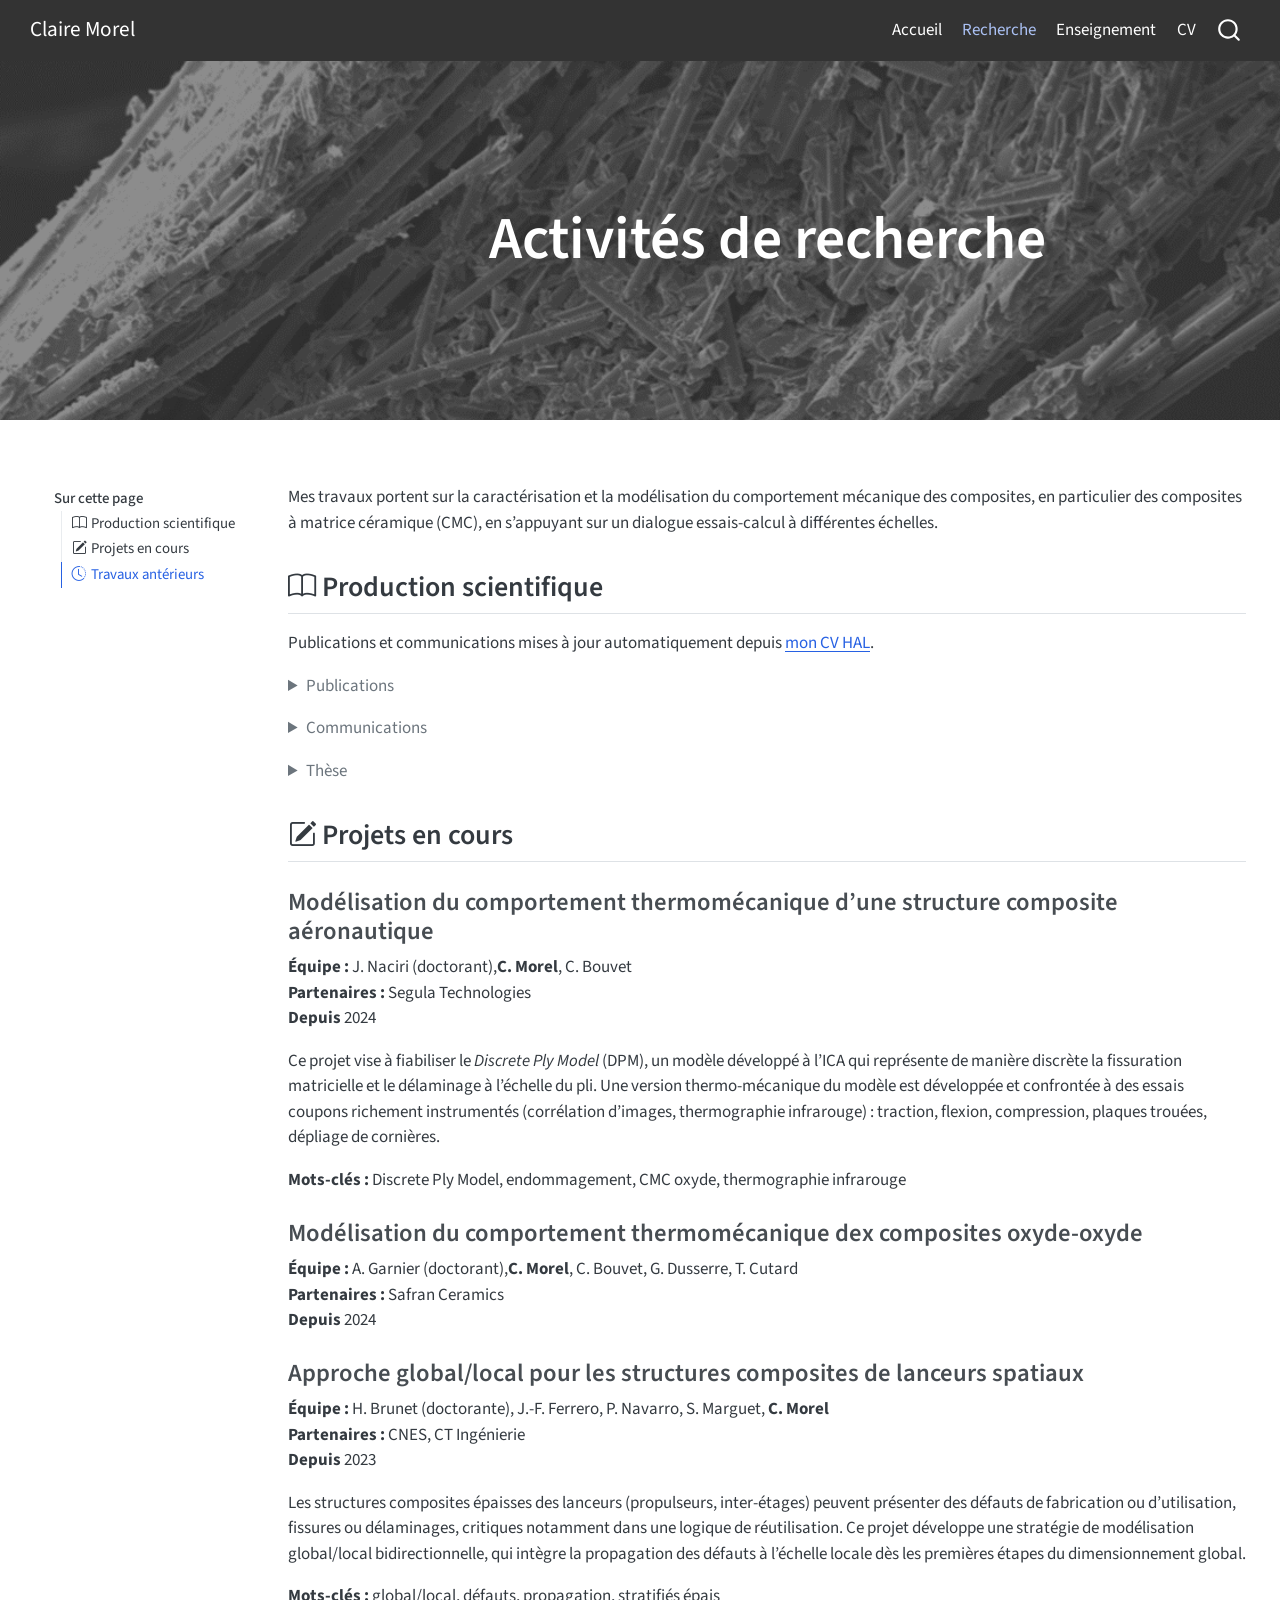
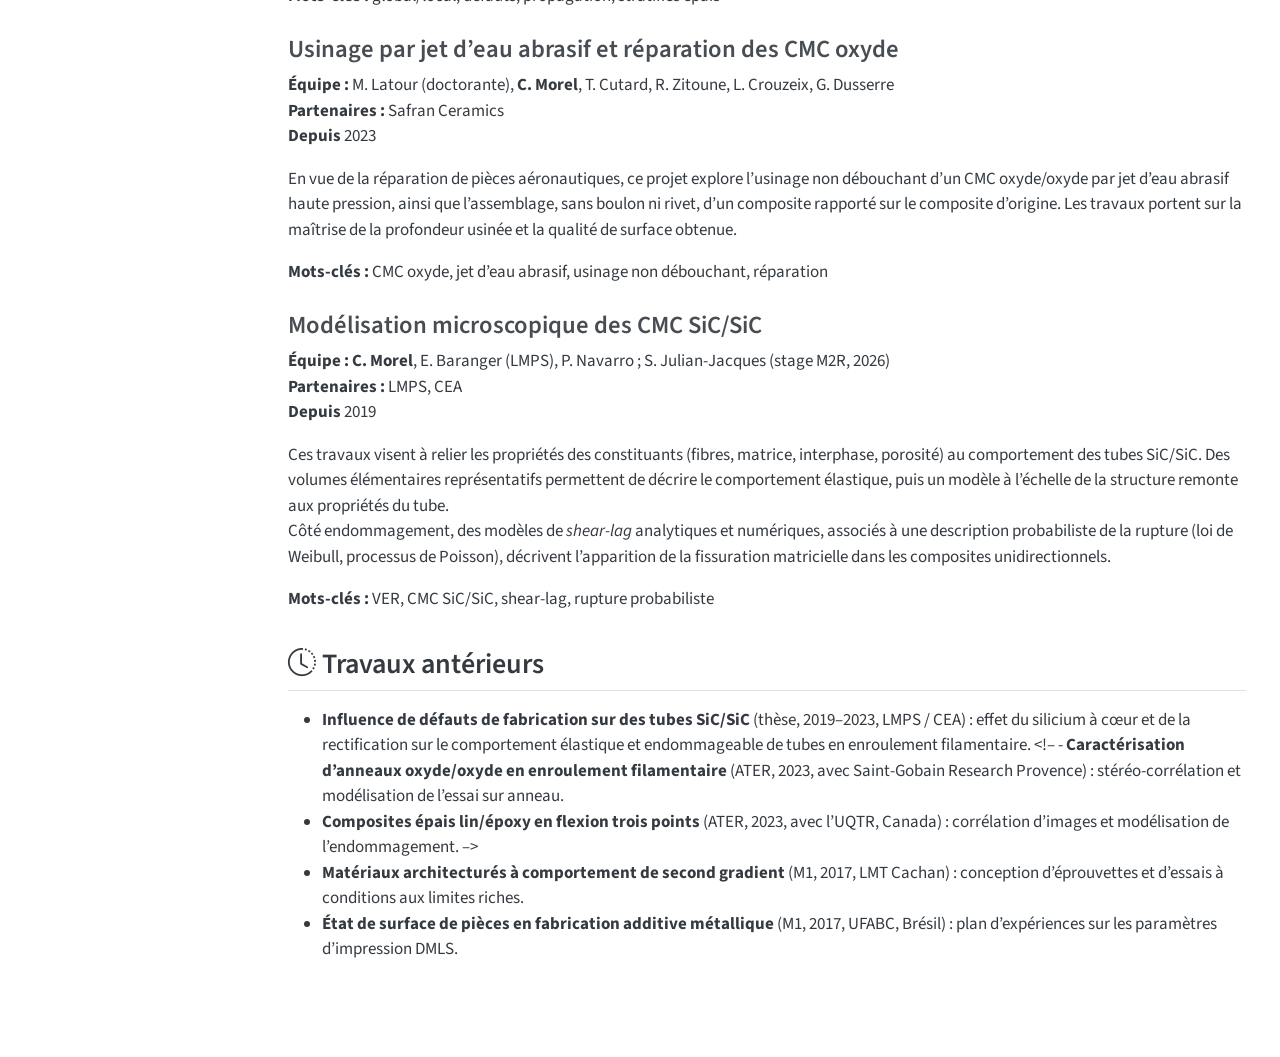
<file: research.html>
<!DOCTYPE html>
<html xmlns="http://www.w3.org/1999/xhtml" lang="fr" xml:lang="fr"><head>

<meta charset="utf-8">
<meta name="generator" content="quarto-1.11.9">

<meta name="viewport" content="width=device-width, initial-scale=1.0, user-scalable=yes">


<title>Activités de recherche – Claire Morel</title>
<style>
/* Default styles provided by pandoc.
** See https://pandoc.org/MANUAL.html#variables-for-html for config info.
*/
span.smallcaps{font-variant: small-caps;}
div.columns{display: flex; gap: 1.5em;}
div.column{flex: auto;}
@media screen {
div.columns{gap: min(4vw, 1.5em);}
div.column{overflow-x: auto;}
}
div.hanging-indent{margin-left: 1.5em; text-indent: -1.5em;}
ul.task-list{list-style: none;}
ul.task-list li input[type="checkbox"] {
  width: 0.8em;
  margin: 0 0.8em 0.2em -1em; /* quarto-specific, see https://github.com/quarto-dev/quarto-cli/issues/4556 */ 
  vertical-align: middle;
}
/* CSS for syntax highlighting */
html { -webkit-text-size-adjust: 100%; }
pre > code.sourceCode { white-space: pre; position: relative; }
pre > code.sourceCode > span { display: inline-block; line-height: 1.25; }
pre > code.sourceCode > span:empty { height: 1.2em; }
.sourceCode { overflow: visible; }
code.sourceCode > span { color: inherit; text-decoration: inherit; }
div.sourceCode { margin: 1em 0; }
pre.sourceCode { margin: 0; }
@media screen {
div.sourceCode { overflow: auto; }
}
@media print {
pre > code.sourceCode { white-space: pre-wrap; }
pre > code.sourceCode > span { text-indent: -5em; padding-left: 5em; }
}
pre.numberSource code
  { counter-reset: source-line 0; }
pre.numberSource code > span
  { position: relative; left: -4em; counter-increment: source-line; }
pre.numberSource code > span > a:first-child::before
  { content: counter(source-line);
    position: relative; left: -1em; text-align: right; vertical-align: baseline;
    border: none; display: inline-block;
    -webkit-touch-callout: none; -webkit-user-select: none;
    -khtml-user-select: none; -moz-user-select: none;
    -ms-user-select: none; user-select: none;
    padding: 0 4px; width: 4em;
  }
pre.numberSource { margin-left: 3em;  padding-left: 4px; }
div.sourceCode
  {   }
@media screen {
pre > code.sourceCode > span > a:first-child::before { text-decoration: underline; }
}
</style>


<script src="site_libs/quarto-nav/quarto-nav.js"></script>
<script src="site_libs/quarto-nav/headroom.min.js"></script>
<script src="site_libs/clipboard/clipboard.min.js"></script>
<script src="site_libs/quarto-search/autocomplete.umd.js"></script>
<script src="site_libs/quarto-search/fuse.min.js"></script>
<script src="site_libs/quarto-search/quarto-search.js"></script>
<meta name="quarto:offset" content="./">
<script src="site_libs/quarto-html/quarto.js" type="module"></script>
<script src="site_libs/quarto-html/tabsets/tabsets.js" type="module"></script>
<script src="site_libs/quarto-html/scrollable-regions/scrollable-regions.js" type="module"></script>
<script src="site_libs/quarto-html/popper.min.js"></script>
<script src="site_libs/quarto-html/tippy.umd.min.js"></script>
<script src="site_libs/quarto-html/anchor.min.js"></script>
<link href="site_libs/quarto-html/tippy.css" rel="stylesheet">
<link href="site_libs/quarto-html/quarto-syntax-highlighting-63b5708e65d6cd79cd7618c58d0c21e7.css" rel="stylesheet" id="quarto-text-highlighting-styles">
<script src="site_libs/bootstrap/bootstrap.min.js"></script>
<link href="site_libs/bootstrap/bootstrap-icons.css" rel="stylesheet">
<link href="site_libs/bootstrap/bootstrap-71302fe319d299638f005cc0804cf9c0.min.css" rel="stylesheet" append-hash="true" id="quarto-bootstrap" data-mode="light">
<script id="quarto-search-options" type="application/json">{
  "location": "navbar",
  "copy-button": false,
  "collapse-after": 3,
  "panel-placement": "end",
  "type": "overlay",
  "limit": 50,
  "keyboard-shortcut": [
    "f",
    "/",
    "s"
  ],
  "show-item-context": false,
  "language": {
    "search-no-results-text": "Pas de résultats",
    "search-matching-documents-text": "documents trouvés",
    "search-copy-link-title": "Copier le lien vers la recherche",
    "search-hide-matches-text": "Cacher les correspondances additionnelles",
    "search-more-match-text": "correspondance de plus dans ce document",
    "search-more-matches-text": "correspondances de plus dans ce document",
    "search-clear-button-title": "Effacer",
    "search-text-placeholder": "",
    "search-detached-cancel-button-title": "Annuler",
    "search-submit-button-title": "Envoyer",
    "search-label": "Recherche"
  }
}</script>
<style>

      .quarto-title-block .quarto-title-banner h1,
      .quarto-title-block .quarto-title-banner h2,
      .quarto-title-block .quarto-title-banner h3,
      .quarto-title-block .quarto-title-banner h4,
      .quarto-title-block .quarto-title-banner h5,
      .quarto-title-block .quarto-title-banner h6
      {
        color: #ffffff;
      }

      .quarto-title-block .quarto-title-banner {
        color: #ffffff;
background-image: url(images/banner2.png);
background-size: cover;
      }
</style>
<script type="module" src="site_libs/quarto-ojs/quarto-ojs-runtime.js"></script>
<link href="site_libs/quarto-ojs/quarto-ojs.css" rel="stylesheet">


<link rel="stylesheet" href="styles.css">
</head>

<body class="floating nav-fixed quarto-light"><a id="quarto-skip-link" class="visually-hidden-focusable" href="#quarto-document-content">Aller au contenu principal</a>

<div id="quarto-search-results"></div>
  <header id="quarto-header" class="headroom fixed-top quarto-banner">
    <nav class="navbar navbar-expand-lg " data-bs-theme="dark" aria-label="Site web">
      <div class="navbar-container container-fluid">
      <div class="navbar-brand-container mx-auto">
    <a class="navbar-brand" href="./index.html">
    <span class="navbar-title">Claire Morel</span>
    </a>
  </div>
          <button class="navbar-toggler" type="button" data-bs-toggle="collapse" data-bs-target="#navbarCollapse" aria-controls="navbarCollapse" aria-expanded="false" aria-label="Basculer la navigation" onclick="if (window.quartoToggleHeadroom) { window.quartoToggleHeadroom(); }">
  <span class="navbar-toggler-icon"></span>
</button>
          <div class="collapse navbar-collapse" id="navbarCollapse">
            <ul class="navbar-nav navbar-nav-scroll ms-auto">
  <li class="nav-item">
    <a class="nav-link" href="./index.html"> 
<span class="menu-text">Accueil</span></a>
  </li>  
  <li class="nav-item">
    <a class="nav-link active" href="./research.html" aria-current="page"> 
<span class="menu-text">Recherche</span></a>
  </li>  
  <li class="nav-item">
    <a class="nav-link" href="./teaching.html"> 
<span class="menu-text">Enseignement</span></a>
  </li>  
  <li class="nav-item">
    <a class="nav-link" href="./cv.html"> 
<span class="menu-text">CV</span></a>
  </li>  
</ul>
          </div> <!-- /navcollapse -->
            <div class="quarto-navbar-tools">
</div>
            <div id="quarto-search" class="" title="Recherche"></div>
      </div> <!-- /container-fluid -->
    </nav>
</header>
<!-- content -->
<header id="title-block-header" class="quarto-title-block default toc-left page-columns page-full">
  <div class="quarto-title-banner page-columns page-full">
    <div class="quarto-title column-page-right">
      <h1 class="title">Activités de recherche</h1>
                      </div>
  </div>
    
  
  <div class="quarto-title-meta column-page-right">

      
    
      
    </div>
    
  
  </header><div id="quarto-content" class="quarto-container page-columns page-rows-contents page-layout-full page-navbar">
<!-- sidebar -->
  <nav id="quarto-sidebar" class="sidebar collapse collapse-horizontal quarto-sidebar-collapse-item sidebar-navigation floating overflow-auto" aria-label="Section">
    <nav id="TOC" role="doc-toc" aria-labelledby="toc-title" class="toc-active">
    <h2 id="toc-title">Sur cette page</h2>
   
  <ul>
  <li><a href="#production" id="toc-production" class="nav-link active" data-scroll-target="#production"><i class="bi bi-book"></i> Production scientifique</a></li>
  <li><a href="#projets" id="toc-projets" class="nav-link" data-scroll-target="#projets"><i class="bi bi-pencil-square"></i> Projets en cours</a>
  <ul class="collapse">
  <li><a href="#modélisation-du-comportement-thermomécanique-dune-structure-composite-aéronautique" id="toc-modélisation-du-comportement-thermomécanique-dune-structure-composite-aéronautique" class="nav-link" data-scroll-target="#modélisation-du-comportement-thermomécanique-dune-structure-composite-aéronautique">Modélisation du comportement thermomécanique d’une structure composite aéronautique</a></li>
  <li><a href="#modélisation-du-comportement-thermomécanique-dex-composites-oxyde-oxyde" id="toc-modélisation-du-comportement-thermomécanique-dex-composites-oxyde-oxyde" class="nav-link" data-scroll-target="#modélisation-du-comportement-thermomécanique-dex-composites-oxyde-oxyde">Modélisation du comportement thermomécanique dex composites oxyde-oxyde</a></li>
  <li><a href="#approche-globallocal-pour-les-structures-composites-de-lanceurs-spatiaux" id="toc-approche-globallocal-pour-les-structures-composites-de-lanceurs-spatiaux" class="nav-link" data-scroll-target="#approche-globallocal-pour-les-structures-composites-de-lanceurs-spatiaux">Approche global/local pour les structures composites de lanceurs spatiaux</a></li>
  <li><a href="#usinage-par-jet-deau-abrasif-et-réparation-des-cmc-oxyde" id="toc-usinage-par-jet-deau-abrasif-et-réparation-des-cmc-oxyde" class="nav-link" data-scroll-target="#usinage-par-jet-deau-abrasif-et-réparation-des-cmc-oxyde">Usinage par jet d’eau abrasif et réparation des CMC oxyde</a></li>
  <li><a href="#modélisation-microscopique-des-cmc-sicsic" id="toc-modélisation-microscopique-des-cmc-sicsic" class="nav-link" data-scroll-target="#modélisation-microscopique-des-cmc-sicsic">Modélisation microscopique des CMC SiC/SiC</a></li>
  </ul></li>
  <li><a href="#anterieurs" id="toc-anterieurs" class="nav-link" data-scroll-target="#anterieurs"><i class="bi bi-clock-history"></i> Travaux antérieurs</a></li>
  </ul>
</nav>
</nav>
<div id="quarto-sidebar-glass" class="quarto-sidebar-collapse-item" data-bs-toggle="collapse" data-bs-target=".quarto-sidebar-collapse-item"></div>
<!-- margin-sidebar -->
    <div id="quarto-margin-sidebar" class="sidebar margin-sidebar zindex-bottom">
    </div>
<!-- main -->
<main class="content quarto-banner-title-block column-page-right" id="quarto-document-content" tabindex="-1">





<p>Mes travaux portent sur la caractérisation et la modélisation du comportement mécanique des composites, en particulier des composites à matrice céramique (CMC), en s’appuyant sur un dialogue essais-calcul à différentes échelles.</p>
<section id="production" class="level2">
<h2 class="anchored" data-anchor-id="production"><i class="bi bi-book"></i> Production scientifique</h2>
<p>Publications et communications mises à jour automatiquement depuis <a href="https://cv.hal.science/claire-morel">mon CV HAL</a>.</p>
<div class="cell hidden">
<div class="code-copy-outer-scaffold"><div class="sourceCode cell-code hidden" id="cb1" data-startfrom="22" data-source-offset="-0"><pre class="sourceCode js code-with-copy"><code class="sourceCode javascript" style="counter-reset: source-line 21;"><span id="cb1-22"><a href="#cb1-22" aria-hidden="true" tabindex="-1"></a>halId <span class="op">=</span> <span class="st">"claire-morel"</span>   <span class="co">// ← remplacez par votre idHAL</span></span>
<span id="cb1-23"><a href="#cb1-23" aria-hidden="true" tabindex="-1"></a></span>
<span id="cb1-24"><a href="#cb1-24" aria-hidden="true" tabindex="-1"></a><span class="co">// Interroge HAL pour un type de document donné</span></span>
<span id="cb1-25"><a href="#cb1-25" aria-hidden="true" tabindex="-1"></a><span class="kw">async</span> <span class="kw">function</span> <span class="fu">halFetch</span>(filtre) {</span>
<span id="cb1-26"><a href="#cb1-26" aria-hidden="true" tabindex="-1"></a>  <span class="kw">const</span> params <span class="op">=</span> <span class="kw">new</span> <span class="fu">URLSearchParams</span>({</span>
<span id="cb1-27"><a href="#cb1-27" aria-hidden="true" tabindex="-1"></a>    <span class="dt">q</span><span class="op">:</span> <span class="vs">`authIdHal_s:</span><span class="sc">${</span>halId<span class="sc">}</span><span class="vs">`</span><span class="op">,</span></span>
<span id="cb1-28"><a href="#cb1-28" aria-hidden="true" tabindex="-1"></a>    <span class="dt">fq</span><span class="op">:</span> filtre<span class="op">,</span></span>
<span id="cb1-29"><a href="#cb1-29" aria-hidden="true" tabindex="-1"></a>    <span class="dt">fl</span><span class="op">:</span> <span class="st">"citationFull_s,producedDateY_i"</span><span class="op">,</span></span>
<span id="cb1-30"><a href="#cb1-30" aria-hidden="true" tabindex="-1"></a>    <span class="dt">sort</span><span class="op">:</span> <span class="st">"producedDateY_i desc"</span><span class="op">,</span></span>
<span id="cb1-31"><a href="#cb1-31" aria-hidden="true" tabindex="-1"></a>    <span class="dt">rows</span><span class="op">:</span> <span class="st">"500"</span><span class="op">,</span></span>
<span id="cb1-32"><a href="#cb1-32" aria-hidden="true" tabindex="-1"></a>    <span class="dt">wt</span><span class="op">:</span> <span class="st">"json"</span></span>
<span id="cb1-33"><a href="#cb1-33" aria-hidden="true" tabindex="-1"></a>  })<span class="op">;</span></span>
<span id="cb1-34"><a href="#cb1-34" aria-hidden="true" tabindex="-1"></a>  <span class="cf">try</span> {</span>
<span id="cb1-35"><a href="#cb1-35" aria-hidden="true" tabindex="-1"></a>    <span class="kw">const</span> r <span class="op">=</span> <span class="cf">await</span> <span class="fu">fetch</span>(<span class="st">"https://api.archives-ouvertes.fr/search/?"</span> <span class="op">+</span> params)<span class="op">;</span></span>
<span id="cb1-36"><a href="#cb1-36" aria-hidden="true" tabindex="-1"></a>    <span class="kw">const</span> j <span class="op">=</span> <span class="cf">await</span> r<span class="op">.</span><span class="fu">json</span>()<span class="op">;</span></span>
<span id="cb1-37"><a href="#cb1-37" aria-hidden="true" tabindex="-1"></a>    <span class="cf">return</span> j<span class="op">.</span><span class="at">response</span><span class="op">.</span><span class="at">docs</span><span class="op">;</span></span>
<span id="cb1-38"><a href="#cb1-38" aria-hidden="true" tabindex="-1"></a>  } <span class="cf">catch</span> (e) {</span>
<span id="cb1-39"><a href="#cb1-39" aria-hidden="true" tabindex="-1"></a>    <span class="cf">return</span> <span class="kw">null</span><span class="op">;</span></span>
<span id="cb1-40"><a href="#cb1-40" aria-hidden="true" tabindex="-1"></a>  }</span>
<span id="cb1-41"><a href="#cb1-41" aria-hidden="true" tabindex="-1"></a>}</span>
<span id="cb1-42"><a href="#cb1-42" aria-hidden="true" tabindex="-1"></a></span>
<span id="cb1-43"><a href="#cb1-43" aria-hidden="true" tabindex="-1"></a><span class="co">// Affiche la liste, regroupée par année</span></span>
<span id="cb1-44"><a href="#cb1-44" aria-hidden="true" tabindex="-1"></a><span class="kw">function</span> <span class="fu">halRender</span>(docs<span class="op">,</span> messageVide) {</span>
<span id="cb1-45"><a href="#cb1-45" aria-hidden="true" tabindex="-1"></a>  <span class="cf">if</span> (docs <span class="op">===</span> <span class="kw">null</span>)</span>
<span id="cb1-46"><a href="#cb1-46" aria-hidden="true" tabindex="-1"></a>    <span class="cf">return</span> <span class="fu">html</span><span class="vs">`&lt;p&gt;&lt;em&gt;Impossible de joindre HAL pour le moment.</span></span>
<span id="cb1-47"><a href="#cb1-47" aria-hidden="true" tabindex="-1"></a><span class="vs">      Consultez directement &lt;a href="https://cv.hal.science/</span><span class="sc">${</span>halId<span class="sc">}</span><span class="vs">"&gt;mon CV HAL&lt;/a&gt;.&lt;/em&gt;&lt;/p&gt;`</span><span class="op">;</span></span>
<span id="cb1-48"><a href="#cb1-48" aria-hidden="true" tabindex="-1"></a>  <span class="cf">if</span> (docs<span class="op">.</span><span class="at">length</span> <span class="op">===</span> <span class="dv">0</span>)</span>
<span id="cb1-49"><a href="#cb1-49" aria-hidden="true" tabindex="-1"></a>    <span class="cf">return</span> <span class="fu">html</span><span class="vs">`&lt;p&gt;&lt;em&gt;</span><span class="sc">${</span>messageVide<span class="sc">}</span><span class="vs">&lt;/em&gt;&lt;/p&gt;`</span><span class="op">;</span></span>
<span id="cb1-50"><a href="#cb1-50" aria-hidden="true" tabindex="-1"></a></span>
<span id="cb1-51"><a href="#cb1-51" aria-hidden="true" tabindex="-1"></a>  <span class="kw">const</span> conteneur <span class="op">=</span> <span class="fu">html</span><span class="vs">`&lt;div class="hal-liste"&gt;&lt;/div&gt;`</span><span class="op">;</span></span>
<span id="cb1-52"><a href="#cb1-52" aria-hidden="true" tabindex="-1"></a>  <span class="kw">const</span> annees <span class="op">=</span> [<span class="op">...</span><span class="kw">new</span> <span class="bu">Set</span>(docs<span class="op">.</span><span class="fu">map</span>(d <span class="kw">=&gt;</span> d<span class="op">.</span><span class="at">producedDateY_i</span>))]<span class="op">;</span></span>
<span id="cb1-53"><a href="#cb1-53" aria-hidden="true" tabindex="-1"></a>  <span class="cf">for</span> (<span class="kw">const</span> a <span class="kw">of</span> annees) {</span>
<span id="cb1-54"><a href="#cb1-54" aria-hidden="true" tabindex="-1"></a>    conteneur<span class="op">.</span><span class="fu">append</span>(<span class="fu">html</span><span class="vs">`&lt;p&gt;&lt;strong&gt;</span><span class="sc">${</span>a<span class="sc">}</span><span class="vs">&lt;/strong&gt;&lt;/p&gt;`</span>)<span class="op">;</span></span>
<span id="cb1-55"><a href="#cb1-55" aria-hidden="true" tabindex="-1"></a>    <span class="kw">const</span> ul <span class="op">=</span> <span class="fu">html</span><span class="vs">`&lt;ul&gt;&lt;/ul&gt;`</span><span class="op">;</span></span>
<span id="cb1-56"><a href="#cb1-56" aria-hidden="true" tabindex="-1"></a>    <span class="cf">for</span> (<span class="kw">const</span> d <span class="kw">of</span> docs<span class="op">.</span><span class="fu">filter</span>(d <span class="kw">=&gt;</span> d<span class="op">.</span><span class="at">producedDateY_i</span> <span class="op">===</span> a)) {</span>
<span id="cb1-57"><a href="#cb1-57" aria-hidden="true" tabindex="-1"></a>      <span class="kw">const</span> li <span class="op">=</span> <span class="bu">document</span><span class="op">.</span><span class="fu">createElement</span>(<span class="st">"li"</span>)<span class="op">;</span></span>
<span id="cb1-58"><a href="#cb1-58" aria-hidden="true" tabindex="-1"></a>      li<span class="op">.</span><span class="at">innerHTML</span> <span class="op">=</span> d<span class="op">.</span><span class="at">citationFull_s</span><span class="op">;</span></span>
<span id="cb1-59"><a href="#cb1-59" aria-hidden="true" tabindex="-1"></a>      ul<span class="op">.</span><span class="fu">append</span>(li)<span class="op">;</span></span>
<span id="cb1-60"><a href="#cb1-60" aria-hidden="true" tabindex="-1"></a>    }</span>
<span id="cb1-61"><a href="#cb1-61" aria-hidden="true" tabindex="-1"></a>    conteneur<span class="op">.</span><span class="fu">append</span>(ul)<span class="op">;</span></span>
<span id="cb1-62"><a href="#cb1-62" aria-hidden="true" tabindex="-1"></a>  }</span>
<span id="cb1-63"><a href="#cb1-63" aria-hidden="true" tabindex="-1"></a>  <span class="cf">return</span> conteneur<span class="op">;</span></span>
<span id="cb1-64"><a href="#cb1-64" aria-hidden="true" tabindex="-1"></a>}</span></code></pre></div><button title="Copier vers le presse-papier" class="code-copy-button"><i class="bi"></i></button></div>
<div class="cell-output cell-output-display hidden">
<div>
<div id="ojs-cell-1-1" data-nodetype="declaration">

</div>
</div>
</div>
<div class="cell-output cell-output-display hidden">
<div>
<div id="ojs-cell-1-2" data-nodetype="declaration">

</div>
</div>
</div>
<div class="cell-output cell-output-display hidden">
<div>
<div id="ojs-cell-1-3" data-nodetype="declaration">

</div>
</div>
</div>
</div>
<details class="pub-section">
<summary>
Publications
</summary>
<p><strong>Articles dans des revues internationales à comité de lecture</strong></p>
<div class="cell">
<div class="code-copy-outer-scaffold"><div class="sourceCode cell-code hidden" id="cb2" data-startfrom="73" data-source-offset="0"><pre class="sourceCode js code-with-copy"><code class="sourceCode javascript" style="counter-reset: source-line 72;"><span id="cb2-73"><a href="#cb2-73" aria-hidden="true" tabindex="-1"></a><span class="fu">halRender</span>(<span class="cf">await</span> <span class="fu">halFetch</span>(<span class="st">"docType_s:ART"</span>)<span class="op">,</span> <span class="st">"Aucun article trouvé sur HAL."</span>)</span></code></pre></div><button title="Copier vers le presse-papier" class="code-copy-button"><i class="bi"></i></button></div>
<div class="cell-output cell-output-display">
<div id="ojs-cell-2" data-nodetype="expression">

</div>
</div>
</div>
</details>
<details class="pub-section">
<summary>
Communications
</summary>
<div class="cell">
<div class="code-copy-outer-scaffold"><div class="sourceCode cell-code hidden" id="cb3" data-startfrom="83" data-source-offset="0"><pre class="sourceCode js code-with-copy"><code class="sourceCode javascript" style="counter-reset: source-line 82;"><span id="cb3-83"><a href="#cb3-83" aria-hidden="true" tabindex="-1"></a><span class="fu">halRender</span>(<span class="cf">await</span> <span class="fu">halFetch</span>(<span class="st">"docType_s:(COMM OR POSTER)"</span>)<span class="op">,</span> <span class="st">"Aucune communication trouvée sur HAL."</span>)</span></code></pre></div><button title="Copier vers le presse-papier" class="code-copy-button"><i class="bi"></i></button></div>
<div class="cell-output cell-output-display">
<div id="ojs-cell-3" data-nodetype="expression">

</div>
</div>
</div>
</details>
<details class="pub-section">
<summary>
Thèse
</summary>
<p><strong>Influence de défauts de fabrication sur le comportement mécanique de composites tubulaires SiC/SiC</strong> <a href="https://theses.fr/2023UPAST006">⟨theses.fr⟩</a></p>
<p><strong>Claire Morel</strong> — Thèse de doctorat, Université Paris-Saclay, soutenue le 5 janvier 2023.</p>
<ul>
<li><strong>Laboratoires :</strong> Laboratoire de Mécanique Paris-Saclay (LMPS, Université Paris-Saclay, CentraleSupélec, ENS Paris-Saclay, CNRS) et Service de Recherche en Matériaux Appliqués (SRMA, CEA Saclay)</li>
<li><strong>École doctorale :</strong> n° 579 – Sciences Mécaniques et Énergétiques, Matériaux et Géosciences (SMEMaG)</li>
<li><strong>Direction :</strong> E. Baranger (LMPS) ; co-encadrement : J. Lamon (LMPS), C. Lorrette (CEA), J. Braun (CEA)</li>
<li><strong>Jury :</strong> G. Vignoles (président), N. Godin (rapporteure), C. Hochard (rapporteur), T. Cutard (examinateur)</li>
<li><strong>Financement :</strong> CEA</li>
</ul>
<p>Les composites SiC/SiC sont envisagés pour remplacer les gaines de combustible en alliage de zirconium des réacteurs à eau pressurisée, en raison de leur excellente tenue à haute température. Cette thèse étudie l’influence de défauts introduits lors de la fabrication de tubes en enroulement filamentaire : l’ajout de silicium dans la matrice à cœur, et la rectification des surfaces (épaisseur de <em>seal coat</em>). Des essais de traction cyclés, des observations post-mortem et des modèles analytiques simplifiés permettent de quantifier l’effet de ces défauts sur le comportement élastique et endommageable des tubes.</p>
</details>
</section>
<section id="projets" class="level2">
<h2 class="anchored" data-anchor-id="projets"><i class="bi bi-pencil-square"></i> Projets en cours</h2>
<section id="modélisation-du-comportement-thermomécanique-dune-structure-composite-aéronautique" class="level3">
<h3 class="anchored" data-anchor-id="modélisation-du-comportement-thermomécanique-dune-structure-composite-aéronautique">Modélisation du comportement thermomécanique d’une structure composite aéronautique</h3>
<p><strong>Équipe :</strong> J. Naciri (doctorant),<strong>C. Morel</strong>, C. Bouvet<br>
<strong>Partenaires :</strong> Segula Technologies<br>
<strong>Depuis</strong> 2024</p>
<!-- ![Légende de la figure](images/dpm.jpg){width=80%} -->
<p>Ce projet vise à fiabiliser le <em>Discrete Ply Model</em> (DPM), un modèle développé à l’ICA qui représente de manière discrète la fissuration matricielle et le délaminage à l’échelle du pli. Une version thermo-mécanique du modèle est développée et confrontée à des essais coupons richement instrumentés (corrélation d’images, thermographie infrarouge) : traction, flexion, compression, plaques trouées, dépliage de cornières.</p>
<p><strong>Mots-clés :</strong> Discrete Ply Model, endommagement, CMC oxyde, thermographie infrarouge</p>
</section>
<section id="modélisation-du-comportement-thermomécanique-dex-composites-oxyde-oxyde" class="level3">
<h3 class="anchored" data-anchor-id="modélisation-du-comportement-thermomécanique-dex-composites-oxyde-oxyde">Modélisation du comportement thermomécanique dex composites oxyde-oxyde</h3>
<p><strong>Équipe :</strong> A. Garnier (doctorant),<strong>C. Morel</strong>, C. Bouvet, G. Dusserre, T. Cutard<br>
<strong>Partenaires :</strong> Safran Ceramics<br>
<strong>Depuis</strong> 2024</p>
</section>
<section id="approche-globallocal-pour-les-structures-composites-de-lanceurs-spatiaux" class="level3">
<h3 class="anchored" data-anchor-id="approche-globallocal-pour-les-structures-composites-de-lanceurs-spatiaux">Approche global/local pour les structures composites de lanceurs spatiaux</h3>
<p><strong>Équipe :</strong> H. Brunet (doctorante), J.-F. Ferrero, P. Navarro, S. Marguet, <strong>C. Morel</strong><br>
<strong>Partenaires :</strong> CNES, CT Ingénierie<br>
<strong>Depuis</strong> 2023</p>
<!-- ![Légende de la figure](images/global-local.jpg){width=80%} -->
<p>Les structures composites épaisses des lanceurs (propulseurs, inter-étages) peuvent présenter des défauts de fabrication ou d’utilisation, fissures ou délaminages, critiques notamment dans une logique de réutilisation. Ce projet développe une stratégie de modélisation global/local bidirectionnelle, qui intègre la propagation des défauts à l’échelle locale dès les premières étapes du dimensionnement global.</p>
<p><strong>Mots-clés :</strong> global/local, défauts, propagation, stratifiés épais</p>
</section>
<section id="usinage-par-jet-deau-abrasif-et-réparation-des-cmc-oxyde" class="level3">
<h3 class="anchored" data-anchor-id="usinage-par-jet-deau-abrasif-et-réparation-des-cmc-oxyde">Usinage par jet d’eau abrasif et réparation des CMC oxyde</h3>
<p><strong>Équipe :</strong> M. Latour (doctorante), <strong>C. Morel</strong>, T. Cutard, R. Zitoune, L. Crouzeix, G. Dusserre<br>
<strong>Partenaires :</strong> Safran Ceramics<br>
<strong>Depuis</strong> 2023</p>
<!-- ![Légende de la figure](images/jet-eau.jpg){width=80%} -->
<p>En vue de la réparation de pièces aéronautiques, ce projet explore l’usinage non débouchant d’un CMC oxyde/oxyde par jet d’eau abrasif haute pression, ainsi que l’assemblage, sans boulon ni rivet, d’un composite rapporté sur le composite d’origine. Les travaux portent sur la maîtrise de la profondeur usinée et la qualité de surface obtenue.</p>
<p><strong>Mots-clés :</strong> CMC oxyde, jet d’eau abrasif, usinage non débouchant, réparation</p>
</section>
<section id="modélisation-microscopique-des-cmc-sicsic" class="level3">
<h3 class="anchored" data-anchor-id="modélisation-microscopique-des-cmc-sicsic">Modélisation microscopique des CMC SiC/SiC</h3>
<p><strong>Équipe :</strong> <strong>C. Morel</strong>, E. Baranger (LMPS), P. Navarro ; S. Julian-Jacques (stage M2R, 2026)<br>
<strong>Partenaires :</strong> LMPS, CEA<br>
<strong>Depuis</strong> 2019</p>
<!-- ![Légende de la figure](images/ver.jpg){width=80%} -->
<p>Ces travaux visent à relier les propriétés des constituants (fibres, matrice, interphase, porosité) au comportement des tubes SiC/SiC. Des volumes élémentaires représentatifs permettent de décrire le comportement élastique, puis un modèle à l’échelle de la structure remonte aux propriétés du tube.<br>
Côté endommagement, des modèles de <em>shear-lag</em> analytiques et numériques, associés à une description probabiliste de la rupture (loi de Weibull, processus de Poisson), décrivent l’apparition de la fissuration matricielle dans les composites unidirectionnels.<br>
</p>
<p><strong>Mots-clés :</strong> VER, CMC SiC/SiC, shear-lag, rupture probabiliste</p>
</section>
</section>
<section id="anterieurs" class="level2">
<h2 class="anchored" data-anchor-id="anterieurs"><i class="bi bi-clock-history"></i> Travaux antérieurs</h2>
<ul>
<li><strong>Influence de défauts de fabrication sur des tubes SiC/SiC</strong> (thèse, 2019–2023, LMPS / CEA) : effet du silicium à cœur et de la rectification sur le comportement élastique et endommageable de tubes en enroulement filamentaire. &lt;!– - <strong>Caractérisation d’anneaux oxyde/oxyde en enroulement filamentaire</strong> (ATER, 2023, avec Saint-Gobain Research Provence) : stéréo-corrélation et modélisation de l’essai sur anneau.</li>
<li><strong>Composites épais lin/époxy en flexion trois points</strong> (ATER, 2023, avec l’UQTR, Canada) : corrélation d’images et modélisation de l’endommagement. –&gt;</li>
<li><strong>Matériaux architecturés à comportement de second gradient</strong> (M1, 2017, LMT Cachan) : conception d’éprouvettes et d’essais à conditions aux limites riches.</li>
<li><strong>État de surface de pièces en fabrication additive métallique</strong> (M1, 2017, UFABC, Brésil) : plan d’expériences sur les paramètres d’impression DMLS.</li>
</ul>


</section>

</main> <!-- /main -->
<script type="ojs-module-contents">
[base64]
</script>
<script type="module">
if (window.location.protocol === "file:") { alert("The OJS runtime does not work with file:// URLs. Please use a web server to view this document."); }
window._ojs.paths.runtimeToDoc = "../..";
window._ojs.paths.runtimeToRoot = "../..";
window._ojs.paths.docToRoot = "";
window._ojs.selfContained = false;
window._ojs.runtime.interpretFromScriptTags();
</script>
<script id="quarto-html-after-body" type="application/javascript">
  window.document.addEventListener("DOMContentLoaded", function (event) {
    const icon = "";
    const anchorJS = new window.AnchorJS();
    anchorJS.options = {
      placement: 'right',
      icon: icon
    };
    anchorJS.add('.anchored');
    const isCodeAnnotation = (el) => {
      for (const clz of el.classList) {
        if (clz.startsWith('code-annotation-')) {                     
          return true;
        }
      }
      return false;
    }
    const onCopySuccess = function(e) {
      // button target
      const button = e.trigger;
      // don't keep focus
      button.blur();
      // flash "checked"
      button.classList.add('code-copy-button-checked');
      var currentTitle = button.getAttribute("title");
      button.setAttribute("title", "Copié");
      let tooltip;
      if (window.bootstrap) {
        button.setAttribute("data-bs-toggle", "tooltip");
        button.setAttribute("data-bs-placement", "left");
        button.setAttribute("data-bs-title", "Copié");
        tooltip = new bootstrap.Tooltip(button, 
          { trigger: "manual", 
            customClass: "code-copy-button-tooltip",
            offset: [0, -8]});
        tooltip.show();    
      }
      setTimeout(function() {
        if (tooltip) {
          tooltip.hide();
          button.removeAttribute("data-bs-title");
          button.removeAttribute("data-bs-toggle");
          button.removeAttribute("data-bs-placement");
        }
        button.setAttribute("title", currentTitle);
        button.classList.remove('code-copy-button-checked');
      }, 1000);
      // clear code selection
      e.clearSelection();
    }
    const getTextToCopy = function(trigger) {
      const outerScaffold = trigger.parentElement.cloneNode(true);
      const codeEl = outerScaffold.querySelector('code');
      for (const childEl of codeEl.children) {
        if (isCodeAnnotation(childEl)) {
          childEl.remove();
        }
      }
      return codeEl.innerText;
    }
    const clipboard = new window.ClipboardJS('.code-copy-button:not([data-in-quarto-modal])', {
      text: getTextToCopy
    });
    clipboard.on('success', onCopySuccess);
    if (window.document.getElementById('quarto-embedded-source-code-modal')) {
      const clipboardModal = new window.ClipboardJS('.code-copy-button[data-in-quarto-modal]', {
        text: getTextToCopy,
        container: window.document.getElementById('quarto-embedded-source-code-modal')
      });
      clipboardModal.on('success', onCopySuccess);
    }
      var localhostRegex = new RegExp(/^(?:http|https):\/\/localhost\:?[0-9]*\//);
      var mailtoRegex = new RegExp(/^mailto:/);
        var filterRegex = new RegExp('/' + window.location.host + '/');
      var isInternal = (href) => {
          return filterRegex.test(href) || localhostRegex.test(href) || mailtoRegex.test(href);
      }
      // Inspect non-navigation links and adorn them if external
      window.quartoDecorateExternalLinks = function (root) {
     var links = (root || window.document).querySelectorAll('a[href]:not(.nav-link):not(.navbar-brand):not(.toc-action):not(.sidebar-link):not(.sidebar-item-toggle):not(.pagination-link):not(.no-external):not([aria-hidden]):not(.dropdown-item):not(.quarto-navigation-tool):not(.about-link)');
      for (var i=0; i<links.length; i++) {
        const link = links[i];
        if (!isInternal(link.href)) {
          // undo the damage that might have been done by quarto-nav.js in the case of
          // links that we want to consider external
          if (link.dataset.originalHref !== undefined) {
            link.href = link.dataset.originalHref;
          }
          if (!link.classList.contains('no-external-icon')) {
          }
        }
      }
      };
      window.quartoDecorateExternalLinks(window.document);
    // Esc closes the popup (WCAG 1.4.13) and focus leaving both trigger and
    // popup closes it (WCAG 2.4.11); tippy handles neither for interactive popups.
    const hideOnEscAndFocusOut = {
      name: 'hideOnEscAndFocusOut',
      defaultValue: true,
      fn(instance) {
        const dismiss = () => {
          // A show scheduled by the trigger delay would otherwise reopen it
          instance.clearDelayTimeouts();
          instance.hide();
        };
        const onKeyDown = (event) => {
          if (event.key !== 'Escape') {
            return;
          }
          // Keep Esc from also reaching page handlers (e.g. reveal.js overview),
          // except an open reveal.js slide menu, which Esc should close too.
          // The menu handles keys only when its keyboard option is on.
          const menuHandlesEsc = window.Reveal?.getPlugin?.('menu')?.isOpen() &&
            window.Reveal.getConfig().menu?.keyboard !== false;
          if (!menuHandlesEsc) {
            event.stopPropagation();
          }
          if (instance.popper.contains(window.document.activeElement)) {
            // Disabled while refocusing so the focus trigger does not reopen it
            instance.disable();
            instance.reference.focus();
            instance.enable();
          }
          dismiss();
        };
        const onFocusOut = (event) => {
          const target = event.relatedTarget;
          if (target && !instance.reference.contains(target) &&
              !instance.popper.contains(target)) {
            dismiss();
          }
        };
        // On the trigger too: a click trigger (code-annotations: select) has no
        // blur handling. Attached for the instance's lifetime so leaving the
        // trigger also cancels a show still pending on the trigger delay.
        instance.reference.addEventListener('focusout', onFocusOut);
        return {
          onShow() {
            window.document.addEventListener('keydown', onKeyDown, true);
            instance.popper.addEventListener('focusout', onFocusOut);
          },
          onHide() {
            window.document.removeEventListener('keydown', onKeyDown, true);
            instance.popper.removeEventListener('focusout', onFocusOut);
          },
          onDestroy() {
            instance.reference.removeEventListener('focusout', onFocusOut);
          },
        };
      },
    };
    function tippyHover(el, contentFn, onTriggerFn, onUntriggerFn) {
      const config = {
        allowHTML: true,
        maxWidth: 500,
        delay: 100,
        arrow: false,
        appendTo: function(el) {
            return el.parentElement;
        },
        interactive: true,
        interactiveBorder: 10,
        theme: 'quarto',
        placement: 'bottom-start',
        plugins: [hideOnEscAndFocusOut],
      };
      if (contentFn) {
        config.content = contentFn;
      }
      if (onTriggerFn) {
        config.onTrigger = onTriggerFn;
      }
      if (onUntriggerFn) {
        config.onUntrigger = onUntriggerFn;
      }
      window.tippy(el, config); 
    }
    const noterefs = window.document.querySelectorAll('a[role="doc-noteref"]');
    for (var i=0; i<noterefs.length; i++) {
      const ref = noterefs[i];
      tippyHover(ref, function() {
        // use id or data attribute instead here
        let href = ref.getAttribute('data-footnote-href') || ref.getAttribute('href');
        try { href = new URL(href).hash; } catch {}
        const id = href.replace(/^#\/?/, "");
        const note = window.document.getElementById(id);
        if (note) {
          return note.innerHTML;
        } else {
          return "";
        }
      });
    }
    const xrefs = window.document.querySelectorAll('a.quarto-xref');
    const processXRef = (id, note) => {
      // Strip column container classes
      const stripColumnClz = (el) => {
        el.classList.remove("page-full", "page-columns");
        if (el.children) {
          for (const child of el.children) {
            stripColumnClz(child);
          }
        }
      }
      stripColumnClz(note)
      if (id === null || id.startsWith('sec-')) {
        // Special case sections, only their first couple elements
        const container = document.createElement("div");
        if (note.children && note.children.length > 2) {
          container.appendChild(note.children[0].cloneNode(true));
          for (let i = 1; i < note.children.length; i++) {
            const child = note.children[i];
            if (child.tagName === "P" && child.innerText === "") {
              continue;
            } else {
              container.appendChild(child.cloneNode(true));
              break;
            }
          }
          if (window.Quarto?.typesetMath) {
            window.Quarto.typesetMath(container);
          }
          return container.innerHTML
        } else {
          if (window.Quarto?.typesetMath) {
            window.Quarto.typesetMath(note);
          }
          return note.innerHTML;
        }
      } else {
        // Remove any anchor links if they are present
        const anchorLink = note.querySelector('a.anchorjs-link');
        if (anchorLink) {
          anchorLink.remove();
        }
        if (window.Quarto?.typesetMath) {
          window.Quarto.typesetMath(note);
        }
        if (note.classList.contains("callout")) {
          return note.outerHTML;
        } else {
          return note.innerHTML;
        }
      }
    }
    for (var i=0; i<xrefs.length; i++) {
      const xref = xrefs[i];
      tippyHover(xref, undefined, function(instance) {
        instance.disable();
        let url = xref.getAttribute('href');
        let hash = undefined; 
        if (url.startsWith('#')) {
          hash = url;
        } else {
          try { hash = new URL(url).hash; } catch {}
        }
        if (hash) {
          const id = hash.replace(/^#\/?/, "");
          const note = window.document.getElementById(id);
          if (note !== null) {
            try {
              const html = processXRef(id, note.cloneNode(true));
              instance.setContent(html);
            } finally {
              instance.enable();
              instance.show();
            }
          } else {
            // See if we can fetch this
            fetch(url.split('#')[0])
            .then(res => res.text())
            .then(html => {
              const parser = new DOMParser();
              const htmlDoc = parser.parseFromString(html, "text/html");
              const note = htmlDoc.getElementById(id);
              if (note !== null) {
                const html = processXRef(id, note);
                instance.setContent(html);
              } 
            }).finally(() => {
              instance.enable();
              instance.show();
            });
          }
        } else {
          // See if we can fetch a full url (with no hash to target)
          // This is a special case and we should probably do some content thinning / targeting
          fetch(url)
          .then(res => res.text())
          .then(html => {
            const parser = new DOMParser();
            const htmlDoc = parser.parseFromString(html, "text/html");
            const note = htmlDoc.querySelector('main.content');
            if (note !== null) {
              // This should only happen for chapter cross references
              // (since there is no id in the URL)
              // remove the first header
              if (note.children.length > 0 && note.children[0].tagName === "HEADER") {
                note.children[0].remove();
              }
              const html = processXRef(null, note);
              instance.setContent(html);
            } 
          }).finally(() => {
            instance.enable();
            instance.show();
          });
        }
      }, function(instance) {
      });
    }
        let selectedAnnoteEl;
        const selectorForAnnotation = ( cell, annotation) => {
          let cellAttr = 'data-code-cell="' + cell + '"';
          let lineAttr = 'data-code-annotation="' +  annotation + '"';
          const selector = 'span[' + cellAttr + '][' + lineAttr + ']';
          return selector;
        }
        const selectCodeLines = (annoteEl) => {
          const doc = window.document;
          const targetCell = annoteEl.getAttribute("data-target-cell");
          const targetAnnotation = annoteEl.getAttribute("data-target-annotation");
          const annoteSpan = window.document.querySelector(selectorForAnnotation(targetCell, targetAnnotation));
          const lines = annoteSpan.getAttribute("data-code-lines").split(",");
          const lineIds = lines.map((line) => {
            return targetCell + "-" + line;
          })
          // Each band is positioned against its own containing block, which is
          // not the offsetParent of the lines, so place it from client rects.
          const placeBand = (band, firstEl, lastEl, codeBlock) => {
            const container = band.offsetParent;
            if (container === null) {
              return;
            }
            const containerRect = container.getBoundingClientRect();
            // Reveal.js scales slides with a transform, so convert client
            // pixels back to the CSS pixels of the container.
            const scale = containerRect.height / container.offsetHeight || 1;
            const firstRect = firstEl.getBoundingClientRect();
            const lastRect = lastEl.getBoundingClientRect();
            const top = (firstRect.top - containerRect.top) / scale - container.clientTop + container.scrollTop;
            const height = (lastRect.bottom - firstRect.top) / scale;
            band.style.top = top - 2 + "px";
            band.style.height = height + 4 + "px";
            if (codeBlock) {
              // Without the copy button wrapper, the containing block is wider
              // than the code block, so span the code block explicitly.
              const blockRect = codeBlock.getBoundingClientRect();
              band.style.left = (blockRect.left - containerRect.left) / scale - container.clientLeft + container.scrollLeft + "px";
              band.style.width = blockRect.width / scale + "px";
            }
          };
          if (lineIds.length > 0) {
            const el = window.document.getElementById(lineIds[0]);
            const lastEl = window.document.getElementById(lineIds[lineIds.length - 1]);
            const parent = el.parentElement.parentElement;
            // cook up a div (if necessary) and position it
            let div = window.document.getElementById("code-annotation-line-highlight");
            if (div === null) {
              div = window.document.createElement("div");
              div.setAttribute("id", "code-annotation-line-highlight");
              div.style.position = 'absolute';
              parent.appendChild(div);
            }
            placeBand(div, el, lastEl, parent.closest("div.sourceCode") || parent);
            let gutterDiv = window.document.getElementById("code-annotation-line-highlight-gutter");
            if (gutterDiv === null) {
              gutterDiv = window.document.createElement("div");
              gutterDiv.setAttribute("id", "code-annotation-line-highlight-gutter");
              gutterDiv.style.position = 'absolute';
              const codeCell = window.document.getElementById(targetCell);
              const gutter = codeCell.querySelector('.code-annotation-gutter');
              gutter.appendChild(gutterDiv);
            }
            placeBand(gutterDiv, el, lastEl);
            selectedAnnoteEl = annoteEl;
          }
        };
        const unselectCodeLines = () => {
          const elementsIds = ["code-annotation-line-highlight", "code-annotation-line-highlight-gutter"];
          elementsIds.forEach((elId) => {
            const div = window.document.getElementById(elId);
            if (div) {
              div.remove();
            }
          });
          selectedAnnoteEl = undefined;
        };
          // Handle positioning of the toggle
      window.addEventListener(
        "resize",
        throttle(() => {
          elRect = undefined;
          if (selectedAnnoteEl) {
            selectCodeLines(selectedAnnoteEl);
          }
        }, 10)
      );
      function throttle(fn, ms) {
      let throttle = false;
      let timer;
        return (...args) => {
          if(!throttle) { // first call gets through
              fn.apply(this, args);
              throttle = true;
          } else { // all the others get throttled
              if(timer) clearTimeout(timer); // cancel #2
              timer = setTimeout(() => {
                fn.apply(this, args);
                timer = throttle = false;
              }, ms);
          }
        };
      }
        // Attach click handler to the DT
        const annoteDls = window.document.querySelectorAll('dt[data-target-cell]');
        for (const annoteDlNode of annoteDls) {
          annoteDlNode.addEventListener('click', (event) => {
            const clickedEl = event.target;
            if (clickedEl !== selectedAnnoteEl) {
              unselectCodeLines();
              const activeEl = window.document.querySelector('dt[data-target-cell].code-annotation-active');
              if (activeEl) {
                activeEl.classList.remove('code-annotation-active');
              }
              selectCodeLines(clickedEl);
              clickedEl.classList.add('code-annotation-active');
            } else {
              // Unselect the line
              unselectCodeLines();
              clickedEl.classList.remove('code-annotation-active');
            }
          });
        }
    const findCites = (el) => {
      const parentEl = el.parentElement;
      if (parentEl) {
        const cites = parentEl.dataset.cites;
        if (cites) {
          return {
            el,
            cites: cites.split(' ')
          };
        } else {
          return findCites(el.parentElement)
        }
      } else {
        return undefined;
      }
    };
    var bibliorefs = window.document.querySelectorAll('a[role="doc-biblioref"]');
    for (var i=0; i<bibliorefs.length; i++) {
      const ref = bibliorefs[i];
      const citeInfo = findCites(ref);
      if (citeInfo) {
        tippyHover(citeInfo.el, function() {
          var popup = window.document.createElement('div');
          citeInfo.cites.forEach(function(cite) {
            var citeDiv = window.document.createElement('div');
            citeDiv.classList.add('hanging-indent');
            citeDiv.classList.add('csl-entry');
            var biblioDiv = window.document.getElementById('ref-' + cite);
            if (biblioDiv) {
              citeDiv.innerHTML = biblioDiv.innerHTML;
            }
            popup.appendChild(citeDiv);
          });
          return popup.innerHTML;
        });
      }
    }
  });
  </script>
  <script type="application/javascript">
  window.quartoScrollableRegionsLabels = {"code":"Code défilable","output":"Sortie défilable"};
  </script>
</div> <!-- /content -->




</body></html>
</file>
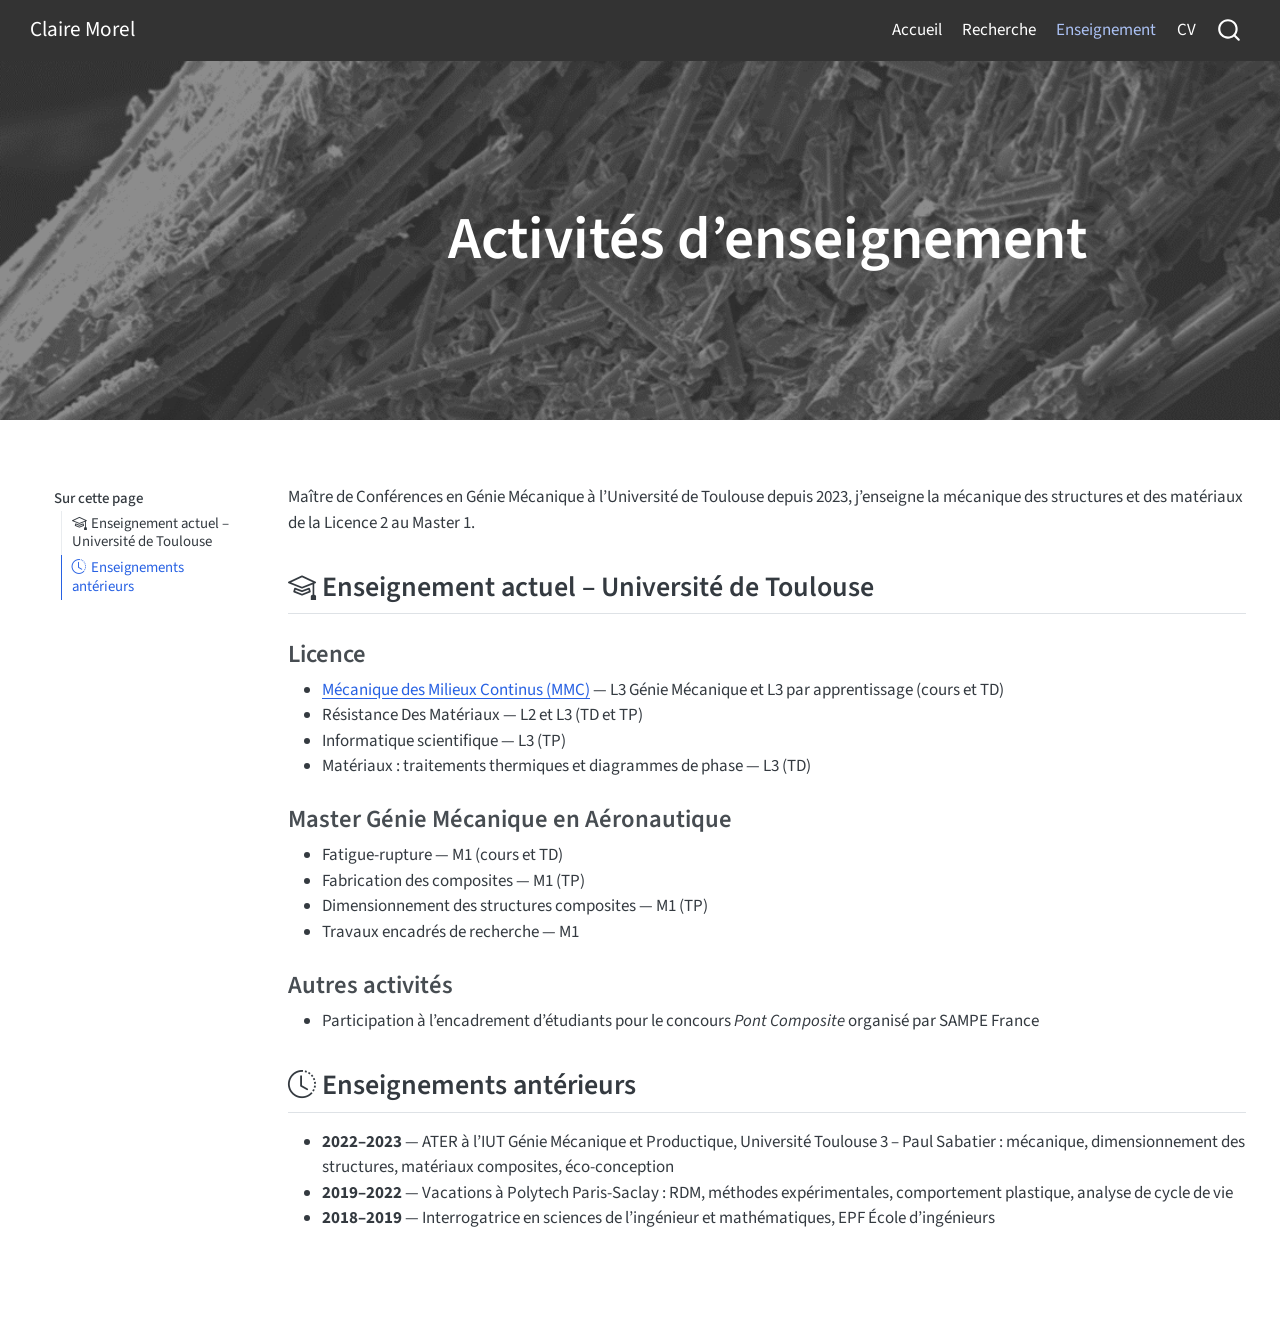
<file: teaching.html>
<!DOCTYPE html>
<html xmlns="http://www.w3.org/1999/xhtml" lang="fr" xml:lang="fr"><head>

<meta charset="utf-8">
<meta name="generator" content="quarto-1.11.9">

<meta name="viewport" content="width=device-width, initial-scale=1.0, user-scalable=yes">


<title>Activités d’enseignement – Claire Morel</title>
<style>
/* Default styles provided by pandoc.
** See https://pandoc.org/MANUAL.html#variables-for-html for config info.
*/
span.smallcaps{font-variant: small-caps;}
div.columns{display: flex; gap: 1.5em;}
div.column{flex: auto;}
@media screen {
div.columns{gap: min(4vw, 1.5em);}
div.column{overflow-x: auto;}
}
div.hanging-indent{margin-left: 1.5em; text-indent: -1.5em;}
ul.task-list{list-style: none;}
ul.task-list li input[type="checkbox"] {
  width: 0.8em;
  margin: 0 0.8em 0.2em -1em; /* quarto-specific, see https://github.com/quarto-dev/quarto-cli/issues/4556 */ 
  vertical-align: middle;
}
</style>


<script src="site_libs/quarto-nav/quarto-nav.js"></script>
<script src="site_libs/quarto-nav/headroom.min.js"></script>
<script src="site_libs/clipboard/clipboard.min.js"></script>
<script src="site_libs/quarto-search/autocomplete.umd.js"></script>
<script src="site_libs/quarto-search/fuse.min.js"></script>
<script src="site_libs/quarto-search/quarto-search.js"></script>
<meta name="quarto:offset" content="./">
<script src="site_libs/quarto-html/quarto.js" type="module"></script>
<script src="site_libs/quarto-html/tabsets/tabsets.js" type="module"></script>
<script src="site_libs/quarto-html/scrollable-regions/scrollable-regions.js" type="module"></script>
<script src="site_libs/quarto-html/popper.min.js"></script>
<script src="site_libs/quarto-html/tippy.umd.min.js"></script>
<script src="site_libs/quarto-html/anchor.min.js"></script>
<link href="site_libs/quarto-html/tippy.css" rel="stylesheet">
<link href="site_libs/quarto-html/quarto-syntax-highlighting-63b5708e65d6cd79cd7618c58d0c21e7.css" rel="stylesheet" id="quarto-text-highlighting-styles">
<script src="site_libs/bootstrap/bootstrap.min.js"></script>
<link href="site_libs/bootstrap/bootstrap-icons.css" rel="stylesheet">
<link href="site_libs/bootstrap/bootstrap-71302fe319d299638f005cc0804cf9c0.min.css" rel="stylesheet" append-hash="true" id="quarto-bootstrap" data-mode="light">
<script id="quarto-search-options" type="application/json">{
  "location": "navbar",
  "copy-button": false,
  "collapse-after": 3,
  "panel-placement": "end",
  "type": "overlay",
  "limit": 50,
  "keyboard-shortcut": [
    "f",
    "/",
    "s"
  ],
  "show-item-context": false,
  "language": {
    "search-no-results-text": "Pas de résultats",
    "search-matching-documents-text": "documents trouvés",
    "search-copy-link-title": "Copier le lien vers la recherche",
    "search-hide-matches-text": "Cacher les correspondances additionnelles",
    "search-more-match-text": "correspondance de plus dans ce document",
    "search-more-matches-text": "correspondances de plus dans ce document",
    "search-clear-button-title": "Effacer",
    "search-text-placeholder": "",
    "search-detached-cancel-button-title": "Annuler",
    "search-submit-button-title": "Envoyer",
    "search-label": "Recherche"
  }
}</script>
<style>

      .quarto-title-block .quarto-title-banner h1,
      .quarto-title-block .quarto-title-banner h2,
      .quarto-title-block .quarto-title-banner h3,
      .quarto-title-block .quarto-title-banner h4,
      .quarto-title-block .quarto-title-banner h5,
      .quarto-title-block .quarto-title-banner h6
      {
        color: #ffffff;
      }

      .quarto-title-block .quarto-title-banner {
        color: #ffffff;
background-image: url(images/banner2.png);
background-size: cover;
      }
</style>


<link rel="stylesheet" href="styles.css">
</head>

<body class="floating nav-fixed quarto-light"><a id="quarto-skip-link" class="visually-hidden-focusable" href="#quarto-document-content">Aller au contenu principal</a>

<div id="quarto-search-results"></div>
  <header id="quarto-header" class="headroom fixed-top quarto-banner">
    <nav class="navbar navbar-expand-lg " data-bs-theme="dark" aria-label="Site web">
      <div class="navbar-container container-fluid">
      <div class="navbar-brand-container mx-auto">
    <a class="navbar-brand" href="./index.html">
    <span class="navbar-title">Claire Morel</span>
    </a>
  </div>
          <button class="navbar-toggler" type="button" data-bs-toggle="collapse" data-bs-target="#navbarCollapse" aria-controls="navbarCollapse" aria-expanded="false" aria-label="Basculer la navigation" onclick="if (window.quartoToggleHeadroom) { window.quartoToggleHeadroom(); }">
  <span class="navbar-toggler-icon"></span>
</button>
          <div class="collapse navbar-collapse" id="navbarCollapse">
            <ul class="navbar-nav navbar-nav-scroll ms-auto">
  <li class="nav-item">
    <a class="nav-link" href="./index.html"> 
<span class="menu-text">Accueil</span></a>
  </li>  
  <li class="nav-item">
    <a class="nav-link" href="./research.html"> 
<span class="menu-text">Recherche</span></a>
  </li>  
  <li class="nav-item">
    <a class="nav-link active" href="./teaching.html" aria-current="page"> 
<span class="menu-text">Enseignement</span></a>
  </li>  
  <li class="nav-item">
    <a class="nav-link" href="./cv.html"> 
<span class="menu-text">CV</span></a>
  </li>  
</ul>
          </div> <!-- /navcollapse -->
            <div class="quarto-navbar-tools">
</div>
            <div id="quarto-search" class="" title="Recherche"></div>
      </div> <!-- /container-fluid -->
    </nav>
</header>
<!-- content -->
<header id="title-block-header" class="quarto-title-block default toc-left page-columns page-full">
  <div class="quarto-title-banner page-columns page-full">
    <div class="quarto-title column-page-right">
      <h1 class="title">Activités d’enseignement</h1>
                      </div>
  </div>
    
  
  <div class="quarto-title-meta column-page-right">

      
    
      
    </div>
    
  
  </header><div id="quarto-content" class="quarto-container page-columns page-rows-contents page-layout-full page-navbar">
<!-- sidebar -->
  <nav id="quarto-sidebar" class="sidebar collapse collapse-horizontal quarto-sidebar-collapse-item sidebar-navigation floating overflow-auto" aria-label="Section">
    <nav id="TOC" role="doc-toc" aria-labelledby="toc-title" class="toc-active">
    <h2 id="toc-title">Sur cette page</h2>
   
  <ul>
  <li><a href="#actuel" id="toc-actuel" class="nav-link active" data-scroll-target="#actuel"><i class="bi bi-mortarboard"></i> Enseignement actuel – Université de Toulouse</a>
  <ul class="collapse">
  <li><a href="#licence" id="toc-licence" class="nav-link" data-scroll-target="#licence">Licence</a></li>
  <li><a href="#master-génie-mécanique-en-aéronautique" id="toc-master-génie-mécanique-en-aéronautique" class="nav-link" data-scroll-target="#master-génie-mécanique-en-aéronautique">Master Génie Mécanique en Aéronautique</a></li>
  <li><a href="#autres-activités" id="toc-autres-activités" class="nav-link" data-scroll-target="#autres-activités">Autres activités</a></li>
  </ul></li>
  <li><a href="#anterieurs" id="toc-anterieurs" class="nav-link" data-scroll-target="#anterieurs"><i class="bi bi-clock-history"></i> Enseignements antérieurs</a></li>
  </ul>
</nav>
</nav>
<div id="quarto-sidebar-glass" class="quarto-sidebar-collapse-item" data-bs-toggle="collapse" data-bs-target=".quarto-sidebar-collapse-item"></div>
<!-- margin-sidebar -->
    <div id="quarto-margin-sidebar" class="sidebar margin-sidebar zindex-bottom">
    </div>
<!-- main -->
<main class="content quarto-banner-title-block column-page-right" id="quarto-document-content" tabindex="-1">





<p>Maître de Conférences en Génie Mécanique à l’Université de Toulouse depuis 2023, j’enseigne la mécanique des structures et des matériaux de la Licence 2 au Master 1.</p>
<section id="actuel" class="level2">
<h2 class="anchored" data-anchor-id="actuel"><i class="bi bi-mortarboard"></i> Enseignement actuel – Université de Toulouse</h2>
<section id="licence" class="level3">
<h3 class="anchored" data-anchor-id="licence">Licence</h3>
<ul>
<li><a href="./teaching_mmc.html">Mécanique des Milieux Continus (MMC)</a> — L3 Génie Mécanique et L3 par apprentissage (cours et TD)</li>
<li>Résistance Des Matériaux — L2 et L3 (TD et TP)</li>
<li>Informatique scientifique — L3 (TP)</li>
<li>Matériaux : traitements thermiques et diagrammes de phase — L3 (TD)</li>
</ul>
</section>
<section id="master-génie-mécanique-en-aéronautique" class="level3">
<h3 class="anchored" data-anchor-id="master-génie-mécanique-en-aéronautique">Master Génie Mécanique en Aéronautique</h3>
<ul>
<li>Fatigue-rupture — M1 (cours et TD)</li>
<li>Fabrication des composites — M1 (TP)</li>
<li>Dimensionnement des structures composites — M1 (TP)</li>
<li>Travaux encadrés de recherche — M1</li>
</ul>
</section>
<section id="autres-activités" class="level3">
<h3 class="anchored" data-anchor-id="autres-activités">Autres activités</h3>
<ul>
<li>Participation à l’encadrement d’étudiants pour le concours <em>Pont Composite</em> organisé par SAMPE France</li>
</ul>
<!-- ## <i class="bi bi-briefcase"></i> Responsabilités pédagogiques {#responsabilites}

- Responsable du module de MMC en L3 par apprentissage
- Montage de la partie expérimentale des TP de composites en M1
- Encadrement d'étudiants pour le concours *Pont Composite* organisé par SAMPE France
- Suivi d'alternants, de la L3 au M2
- Participation aux journées portes ouvertes et au salon Infosup -->
</section>
</section>
<section id="anterieurs" class="level2">
<h2 class="anchored" data-anchor-id="anterieurs"><i class="bi bi-clock-history"></i> Enseignements antérieurs</h2>
<ul>
<li><strong>2022–2023</strong> — ATER à l’IUT Génie Mécanique et Productique, Université Toulouse 3 – Paul Sabatier : mécanique, dimensionnement des structures, matériaux composites, éco-conception</li>
<li><strong>2019–2022</strong> — Vacations à Polytech Paris-Saclay : RDM, méthodes expérimentales, comportement plastique, analyse de cycle de vie</li>
<li><strong>2018–2019</strong> — Interrogatrice en sciences de l’ingénieur et mathématiques, EPF École d’ingénieurs</li>
</ul>


</section>

</main> <!-- /main -->
<script id="quarto-html-after-body" type="application/javascript">
  window.document.addEventListener("DOMContentLoaded", function (event) {
    const icon = "";
    const anchorJS = new window.AnchorJS();
    anchorJS.options = {
      placement: 'right',
      icon: icon
    };
    anchorJS.add('.anchored');
    const isCodeAnnotation = (el) => {
      for (const clz of el.classList) {
        if (clz.startsWith('code-annotation-')) {                     
          return true;
        }
      }
      return false;
    }
    const onCopySuccess = function(e) {
      // button target
      const button = e.trigger;
      // don't keep focus
      button.blur();
      // flash "checked"
      button.classList.add('code-copy-button-checked');
      var currentTitle = button.getAttribute("title");
      button.setAttribute("title", "Copié");
      let tooltip;
      if (window.bootstrap) {
        button.setAttribute("data-bs-toggle", "tooltip");
        button.setAttribute("data-bs-placement", "left");
        button.setAttribute("data-bs-title", "Copié");
        tooltip = new bootstrap.Tooltip(button, 
          { trigger: "manual", 
            customClass: "code-copy-button-tooltip",
            offset: [0, -8]});
        tooltip.show();    
      }
      setTimeout(function() {
        if (tooltip) {
          tooltip.hide();
          button.removeAttribute("data-bs-title");
          button.removeAttribute("data-bs-toggle");
          button.removeAttribute("data-bs-placement");
        }
        button.setAttribute("title", currentTitle);
        button.classList.remove('code-copy-button-checked');
      }, 1000);
      // clear code selection
      e.clearSelection();
    }
    const getTextToCopy = function(trigger) {
      const outerScaffold = trigger.parentElement.cloneNode(true);
      const codeEl = outerScaffold.querySelector('code');
      for (const childEl of codeEl.children) {
        if (isCodeAnnotation(childEl)) {
          childEl.remove();
        }
      }
      return codeEl.innerText;
    }
    const clipboard = new window.ClipboardJS('.code-copy-button:not([data-in-quarto-modal])', {
      text: getTextToCopy
    });
    clipboard.on('success', onCopySuccess);
    if (window.document.getElementById('quarto-embedded-source-code-modal')) {
      const clipboardModal = new window.ClipboardJS('.code-copy-button[data-in-quarto-modal]', {
        text: getTextToCopy,
        container: window.document.getElementById('quarto-embedded-source-code-modal')
      });
      clipboardModal.on('success', onCopySuccess);
    }
      var localhostRegex = new RegExp(/^(?:http|https):\/\/localhost\:?[0-9]*\//);
      var mailtoRegex = new RegExp(/^mailto:/);
        var filterRegex = new RegExp('/' + window.location.host + '/');
      var isInternal = (href) => {
          return filterRegex.test(href) || localhostRegex.test(href) || mailtoRegex.test(href);
      }
      // Inspect non-navigation links and adorn them if external
      window.quartoDecorateExternalLinks = function (root) {
     var links = (root || window.document).querySelectorAll('a[href]:not(.nav-link):not(.navbar-brand):not(.toc-action):not(.sidebar-link):not(.sidebar-item-toggle):not(.pagination-link):not(.no-external):not([aria-hidden]):not(.dropdown-item):not(.quarto-navigation-tool):not(.about-link)');
      for (var i=0; i<links.length; i++) {
        const link = links[i];
        if (!isInternal(link.href)) {
          // undo the damage that might have been done by quarto-nav.js in the case of
          // links that we want to consider external
          if (link.dataset.originalHref !== undefined) {
            link.href = link.dataset.originalHref;
          }
          if (!link.classList.contains('no-external-icon')) {
          }
        }
      }
      };
      window.quartoDecorateExternalLinks(window.document);
    // Esc closes the popup (WCAG 1.4.13) and focus leaving both trigger and
    // popup closes it (WCAG 2.4.11); tippy handles neither for interactive popups.
    const hideOnEscAndFocusOut = {
      name: 'hideOnEscAndFocusOut',
      defaultValue: true,
      fn(instance) {
        const dismiss = () => {
          // A show scheduled by the trigger delay would otherwise reopen it
          instance.clearDelayTimeouts();
          instance.hide();
        };
        const onKeyDown = (event) => {
          if (event.key !== 'Escape') {
            return;
          }
          // Keep Esc from also reaching page handlers (e.g. reveal.js overview),
          // except an open reveal.js slide menu, which Esc should close too.
          // The menu handles keys only when its keyboard option is on.
          const menuHandlesEsc = window.Reveal?.getPlugin?.('menu')?.isOpen() &&
            window.Reveal.getConfig().menu?.keyboard !== false;
          if (!menuHandlesEsc) {
            event.stopPropagation();
          }
          if (instance.popper.contains(window.document.activeElement)) {
            // Disabled while refocusing so the focus trigger does not reopen it
            instance.disable();
            instance.reference.focus();
            instance.enable();
          }
          dismiss();
        };
        const onFocusOut = (event) => {
          const target = event.relatedTarget;
          if (target && !instance.reference.contains(target) &&
              !instance.popper.contains(target)) {
            dismiss();
          }
        };
        // On the trigger too: a click trigger (code-annotations: select) has no
        // blur handling. Attached for the instance's lifetime so leaving the
        // trigger also cancels a show still pending on the trigger delay.
        instance.reference.addEventListener('focusout', onFocusOut);
        return {
          onShow() {
            window.document.addEventListener('keydown', onKeyDown, true);
            instance.popper.addEventListener('focusout', onFocusOut);
          },
          onHide() {
            window.document.removeEventListener('keydown', onKeyDown, true);
            instance.popper.removeEventListener('focusout', onFocusOut);
          },
          onDestroy() {
            instance.reference.removeEventListener('focusout', onFocusOut);
          },
        };
      },
    };
    function tippyHover(el, contentFn, onTriggerFn, onUntriggerFn) {
      const config = {
        allowHTML: true,
        maxWidth: 500,
        delay: 100,
        arrow: false,
        appendTo: function(el) {
            return el.parentElement;
        },
        interactive: true,
        interactiveBorder: 10,
        theme: 'quarto',
        placement: 'bottom-start',
        plugins: [hideOnEscAndFocusOut],
      };
      if (contentFn) {
        config.content = contentFn;
      }
      if (onTriggerFn) {
        config.onTrigger = onTriggerFn;
      }
      if (onUntriggerFn) {
        config.onUntrigger = onUntriggerFn;
      }
      window.tippy(el, config); 
    }
    const noterefs = window.document.querySelectorAll('a[role="doc-noteref"]');
    for (var i=0; i<noterefs.length; i++) {
      const ref = noterefs[i];
      tippyHover(ref, function() {
        // use id or data attribute instead here
        let href = ref.getAttribute('data-footnote-href') || ref.getAttribute('href');
        try { href = new URL(href).hash; } catch {}
        const id = href.replace(/^#\/?/, "");
        const note = window.document.getElementById(id);
        if (note) {
          return note.innerHTML;
        } else {
          return "";
        }
      });
    }
    const xrefs = window.document.querySelectorAll('a.quarto-xref');
    const processXRef = (id, note) => {
      // Strip column container classes
      const stripColumnClz = (el) => {
        el.classList.remove("page-full", "page-columns");
        if (el.children) {
          for (const child of el.children) {
            stripColumnClz(child);
          }
        }
      }
      stripColumnClz(note)
      if (id === null || id.startsWith('sec-')) {
        // Special case sections, only their first couple elements
        const container = document.createElement("div");
        if (note.children && note.children.length > 2) {
          container.appendChild(note.children[0].cloneNode(true));
          for (let i = 1; i < note.children.length; i++) {
            const child = note.children[i];
            if (child.tagName === "P" && child.innerText === "") {
              continue;
            } else {
              container.appendChild(child.cloneNode(true));
              break;
            }
          }
          if (window.Quarto?.typesetMath) {
            window.Quarto.typesetMath(container);
          }
          return container.innerHTML
        } else {
          if (window.Quarto?.typesetMath) {
            window.Quarto.typesetMath(note);
          }
          return note.innerHTML;
        }
      } else {
        // Remove any anchor links if they are present
        const anchorLink = note.querySelector('a.anchorjs-link');
        if (anchorLink) {
          anchorLink.remove();
        }
        if (window.Quarto?.typesetMath) {
          window.Quarto.typesetMath(note);
        }
        if (note.classList.contains("callout")) {
          return note.outerHTML;
        } else {
          return note.innerHTML;
        }
      }
    }
    for (var i=0; i<xrefs.length; i++) {
      const xref = xrefs[i];
      tippyHover(xref, undefined, function(instance) {
        instance.disable();
        let url = xref.getAttribute('href');
        let hash = undefined; 
        if (url.startsWith('#')) {
          hash = url;
        } else {
          try { hash = new URL(url).hash; } catch {}
        }
        if (hash) {
          const id = hash.replace(/^#\/?/, "");
          const note = window.document.getElementById(id);
          if (note !== null) {
            try {
              const html = processXRef(id, note.cloneNode(true));
              instance.setContent(html);
            } finally {
              instance.enable();
              instance.show();
            }
          } else {
            // See if we can fetch this
            fetch(url.split('#')[0])
            .then(res => res.text())
            .then(html => {
              const parser = new DOMParser();
              const htmlDoc = parser.parseFromString(html, "text/html");
              const note = htmlDoc.getElementById(id);
              if (note !== null) {
                const html = processXRef(id, note);
                instance.setContent(html);
              } 
            }).finally(() => {
              instance.enable();
              instance.show();
            });
          }
        } else {
          // See if we can fetch a full url (with no hash to target)
          // This is a special case and we should probably do some content thinning / targeting
          fetch(url)
          .then(res => res.text())
          .then(html => {
            const parser = new DOMParser();
            const htmlDoc = parser.parseFromString(html, "text/html");
            const note = htmlDoc.querySelector('main.content');
            if (note !== null) {
              // This should only happen for chapter cross references
              // (since there is no id in the URL)
              // remove the first header
              if (note.children.length > 0 && note.children[0].tagName === "HEADER") {
                note.children[0].remove();
              }
              const html = processXRef(null, note);
              instance.setContent(html);
            } 
          }).finally(() => {
            instance.enable();
            instance.show();
          });
        }
      }, function(instance) {
      });
    }
        let selectedAnnoteEl;
        const selectorForAnnotation = ( cell, annotation) => {
          let cellAttr = 'data-code-cell="' + cell + '"';
          let lineAttr = 'data-code-annotation="' +  annotation + '"';
          const selector = 'span[' + cellAttr + '][' + lineAttr + ']';
          return selector;
        }
        const selectCodeLines = (annoteEl) => {
          const doc = window.document;
          const targetCell = annoteEl.getAttribute("data-target-cell");
          const targetAnnotation = annoteEl.getAttribute("data-target-annotation");
          const annoteSpan = window.document.querySelector(selectorForAnnotation(targetCell, targetAnnotation));
          const lines = annoteSpan.getAttribute("data-code-lines").split(",");
          const lineIds = lines.map((line) => {
            return targetCell + "-" + line;
          })
          // Each band is positioned against its own containing block, which is
          // not the offsetParent of the lines, so place it from client rects.
          const placeBand = (band, firstEl, lastEl, codeBlock) => {
            const container = band.offsetParent;
            if (container === null) {
              return;
            }
            const containerRect = container.getBoundingClientRect();
            // Reveal.js scales slides with a transform, so convert client
            // pixels back to the CSS pixels of the container.
            const scale = containerRect.height / container.offsetHeight || 1;
            const firstRect = firstEl.getBoundingClientRect();
            const lastRect = lastEl.getBoundingClientRect();
            const top = (firstRect.top - containerRect.top) / scale - container.clientTop + container.scrollTop;
            const height = (lastRect.bottom - firstRect.top) / scale;
            band.style.top = top - 2 + "px";
            band.style.height = height + 4 + "px";
            if (codeBlock) {
              // Without the copy button wrapper, the containing block is wider
              // than the code block, so span the code block explicitly.
              const blockRect = codeBlock.getBoundingClientRect();
              band.style.left = (blockRect.left - containerRect.left) / scale - container.clientLeft + container.scrollLeft + "px";
              band.style.width = blockRect.width / scale + "px";
            }
          };
          if (lineIds.length > 0) {
            const el = window.document.getElementById(lineIds[0]);
            const lastEl = window.document.getElementById(lineIds[lineIds.length - 1]);
            const parent = el.parentElement.parentElement;
            // cook up a div (if necessary) and position it
            let div = window.document.getElementById("code-annotation-line-highlight");
            if (div === null) {
              div = window.document.createElement("div");
              div.setAttribute("id", "code-annotation-line-highlight");
              div.style.position = 'absolute';
              parent.appendChild(div);
            }
            placeBand(div, el, lastEl, parent.closest("div.sourceCode") || parent);
            let gutterDiv = window.document.getElementById("code-annotation-line-highlight-gutter");
            if (gutterDiv === null) {
              gutterDiv = window.document.createElement("div");
              gutterDiv.setAttribute("id", "code-annotation-line-highlight-gutter");
              gutterDiv.style.position = 'absolute';
              const codeCell = window.document.getElementById(targetCell);
              const gutter = codeCell.querySelector('.code-annotation-gutter');
              gutter.appendChild(gutterDiv);
            }
            placeBand(gutterDiv, el, lastEl);
            selectedAnnoteEl = annoteEl;
          }
        };
        const unselectCodeLines = () => {
          const elementsIds = ["code-annotation-line-highlight", "code-annotation-line-highlight-gutter"];
          elementsIds.forEach((elId) => {
            const div = window.document.getElementById(elId);
            if (div) {
              div.remove();
            }
          });
          selectedAnnoteEl = undefined;
        };
          // Handle positioning of the toggle
      window.addEventListener(
        "resize",
        throttle(() => {
          elRect = undefined;
          if (selectedAnnoteEl) {
            selectCodeLines(selectedAnnoteEl);
          }
        }, 10)
      );
      function throttle(fn, ms) {
      let throttle = false;
      let timer;
        return (...args) => {
          if(!throttle) { // first call gets through
              fn.apply(this, args);
              throttle = true;
          } else { // all the others get throttled
              if(timer) clearTimeout(timer); // cancel #2
              timer = setTimeout(() => {
                fn.apply(this, args);
                timer = throttle = false;
              }, ms);
          }
        };
      }
        // Attach click handler to the DT
        const annoteDls = window.document.querySelectorAll('dt[data-target-cell]');
        for (const annoteDlNode of annoteDls) {
          annoteDlNode.addEventListener('click', (event) => {
            const clickedEl = event.target;
            if (clickedEl !== selectedAnnoteEl) {
              unselectCodeLines();
              const activeEl = window.document.querySelector('dt[data-target-cell].code-annotation-active');
              if (activeEl) {
                activeEl.classList.remove('code-annotation-active');
              }
              selectCodeLines(clickedEl);
              clickedEl.classList.add('code-annotation-active');
            } else {
              // Unselect the line
              unselectCodeLines();
              clickedEl.classList.remove('code-annotation-active');
            }
          });
        }
    const findCites = (el) => {
      const parentEl = el.parentElement;
      if (parentEl) {
        const cites = parentEl.dataset.cites;
        if (cites) {
          return {
            el,
            cites: cites.split(' ')
          };
        } else {
          return findCites(el.parentElement)
        }
      } else {
        return undefined;
      }
    };
    var bibliorefs = window.document.querySelectorAll('a[role="doc-biblioref"]');
    for (var i=0; i<bibliorefs.length; i++) {
      const ref = bibliorefs[i];
      const citeInfo = findCites(ref);
      if (citeInfo) {
        tippyHover(citeInfo.el, function() {
          var popup = window.document.createElement('div');
          citeInfo.cites.forEach(function(cite) {
            var citeDiv = window.document.createElement('div');
            citeDiv.classList.add('hanging-indent');
            citeDiv.classList.add('csl-entry');
            var biblioDiv = window.document.getElementById('ref-' + cite);
            if (biblioDiv) {
              citeDiv.innerHTML = biblioDiv.innerHTML;
            }
            popup.appendChild(citeDiv);
          });
          return popup.innerHTML;
        });
      }
    }
  });
  </script>
  <script type="application/javascript">
  window.quartoScrollableRegionsLabels = {"code":"Code défilable","output":"Sortie défilable"};
  </script>
</div> <!-- /content -->




</body></html>
</file>
<file: site_libs/quarto-html/tippy.css>
.tippy-box[data-animation=fade][data-state=hidden]{opacity:0}[data-tippy-root]{max-width:calc(100vw - 10px)}.tippy-box{position:relative;background-color:#333;color:#fff;border-radius:4px;font-size:14px;line-height:1.4;white-space:normal;outline:0;transition-property:transform,visibility,opacity}.tippy-box[data-placement^=top]>.tippy-arrow{bottom:0}.tippy-box[data-placement^=top]>.tippy-arrow:before{bottom:-7px;left:0;border-width:8px 8px 0;border-top-color:initial;transform-origin:center top}.tippy-box[data-placement^=bottom]>.tippy-arrow{top:0}.tippy-box[data-placement^=bottom]>.tippy-arrow:before{top:-7px;left:0;border-width:0 8px 8px;border-bottom-color:initial;transform-origin:center bottom}.tippy-box[data-placement^=left]>.tippy-arrow{right:0}.tippy-box[data-placement^=left]>.tippy-arrow:before{border-width:8px 0 8px 8px;border-left-color:initial;right:-7px;transform-origin:center left}.tippy-box[data-placement^=right]>.tippy-arrow{left:0}.tippy-box[data-placement^=right]>.tippy-arrow:before{left:-7px;border-width:8px 8px 8px 0;border-right-color:initial;transform-origin:center right}.tippy-box[data-inertia][data-state=visible]{transition-timing-function:cubic-bezier(.54,1.5,.38,1.11)}.tippy-arrow{width:16px;height:16px;color:#333}.tippy-arrow:before{content:"";position:absolute;border-color:transparent;border-style:solid}.tippy-content{position:relative;padding:5px 9px;z-index:1}
</file>
<file: site_libs/quarto-html/quarto-syntax-highlighting-63b5708e65d6cd79cd7618c58d0c21e7.css>
/* quarto syntax highlight colors */
:root {
  --quarto-hl-ot-color: #003B4F;
  --quarto-hl-at-color: #657422;
  --quarto-hl-ss-color: #20794D;
  --quarto-hl-an-color: #5E5E5E;
  --quarto-hl-fu-color: #4758AB;
  --quarto-hl-st-color: #20794D;
  --quarto-hl-cf-color: #003B4F;
  --quarto-hl-op-color: #5E5E5E;
  --quarto-hl-er-color: #AD0000;
  --quarto-hl-bn-color: #AD0000;
  --quarto-hl-al-color: #AD0000;
  --quarto-hl-va-color: #111111;
  --quarto-hl-bu-color: inherit;
  --quarto-hl-ex-color: inherit;
  --quarto-hl-pp-color: #AD0000;
  --quarto-hl-in-color: #5E5E5E;
  --quarto-hl-vs-color: #20794D;
  --quarto-hl-wa-color: #5E5E5E;
  --quarto-hl-do-color: #5E5E5E;
  --quarto-hl-im-color: #00769E;
  --quarto-hl-ch-color: #20794D;
  --quarto-hl-dt-color: #AD0000;
  --quarto-hl-fl-color: #AD0000;
  --quarto-hl-co-color: #5E5E5E;
  --quarto-hl-cv-color: #5E5E5E;
  --quarto-hl-cn-color: #8f5902;
  --quarto-hl-sc-color: #5E5E5E;
  --quarto-hl-dv-color: #AD0000;
  --quarto-hl-kw-color: #003B4F;
}

/* other quarto variables */
:root {
  --quarto-font-monospace: SFMono-Regular, Menlo, Monaco, Consolas, "Liberation Mono", "Courier New", monospace;
}

/* syntax highlight based on Pandoc's rules */
pre > code.sourceCode > span {
  color: #003B4F;
}

code.sourceCode > span {
  color: #003B4F;
}

div.sourceCode,
div.sourceCode pre.sourceCode {
  color: #003B4F;
}

/* Normal */
code span {
  color: #003B4F;
}

/* Alert */
code span.al {
  color: #AD0000;
  font-style: inherit;
}

/* Annotation */
code span.an {
  color: #5E5E5E;
  font-style: inherit;
}

/* Attribute */
code span.at {
  color: #657422;
  font-style: inherit;
}

/* BaseN */
code span.bn {
  color: #AD0000;
  font-style: inherit;
}

/* BuiltIn */
code span.bu {
  font-style: inherit;
}

/* ControlFlow */
code span.cf {
  color: #003B4F;
  font-weight: bold;
  font-style: inherit;
}

/* Char */
code span.ch {
  color: #20794D;
  font-style: inherit;
}

/* Constant */
code span.cn {
  color: #8f5902;
  font-style: inherit;
}

/* Comment */
code span.co {
  color: #5E5E5E;
  font-style: inherit;
}

/* CommentVar */
code span.cv {
  color: #5E5E5E;
  font-style: italic;
}

/* Documentation */
code span.do {
  color: #5E5E5E;
  font-style: italic;
}

/* DataType */
code span.dt {
  color: #AD0000;
  font-style: inherit;
}

/* DecVal */
code span.dv {
  color: #AD0000;
  font-style: inherit;
}

/* Error */
code span.er {
  color: #AD0000;
  font-style: inherit;
}

/* Extension */
code span.ex {
  font-style: inherit;
}

/* Float */
code span.fl {
  color: #AD0000;
  font-style: inherit;
}

/* Function */
code span.fu {
  color: #4758AB;
  font-style: inherit;
}

/* Import */
code span.im {
  color: #00769E;
  font-style: inherit;
}

/* Information */
code span.in {
  color: #5E5E5E;
  font-style: inherit;
}

/* Keyword */
code span.kw {
  color: #003B4F;
  font-weight: bold;
  font-style: inherit;
}

/* Operator */
code span.op {
  color: #5E5E5E;
  font-style: inherit;
}

/* Other */
code span.ot {
  color: #003B4F;
  font-style: inherit;
}

/* Preprocessor */
code span.pp {
  color: #AD0000;
  font-style: inherit;
}

/* SpecialChar */
code span.sc {
  color: #5E5E5E;
  font-style: inherit;
}

/* SpecialString */
code span.ss {
  color: #20794D;
  font-style: inherit;
}

/* String */
code span.st {
  color: #20794D;
  font-style: inherit;
}

/* Variable */
code span.va {
  color: #111111;
  font-style: inherit;
}

/* VerbatimString */
code span.vs {
  color: #20794D;
  font-style: inherit;
}

/* Warning */
code span.wa {
  color: #5E5E5E;
  font-style: italic;
}

.prevent-inlining {
  content: "</";
}

/*# sourceMappingURL=054cc16b9e9817627be6994582d2ffb5.css.map */
</file>
<file: styles.css>
/* css styles */
/* ---------- Bandeau ---------- */
.hero {
  position: relative;
  min-height: 60vh;
  margin-top: -1rem;
  margin-bottom: 3rem;
  background-image: url("images/banner2.png");
  background-size: cover;
  background-position: center;
  background-attachment: fixed;   /* effet parallaxe */
  display: flex;
  align-items: center;
  justify-content: center;
  text-align: center;
  color: white;
}

/* voile sombre pour que le texte reste lisible */
.hero::before {
  content: "";
  position: absolute;
  inset: 0;
  background: rgba(0, 0, 0, 0.45);
}

.hero-content {
  position: relative;
  padding: 2rem 1rem;
}

.hero-title {
  display: block;
  font-size: 3.2rem;
  font-weight: 700;
  letter-spacing: 0.02em;
}

.hero-subtitle {
  display: block;
  font-size: 1.3rem;
  opacity: 0.9;
  margin-bottom: 1.2rem;
}

.hero .btn {
  margin: 0.25rem;
  border-radius: 2rem;
  padding: 0.4rem 1.1rem;
}

/* ---------- Photo et présentation ---------- */
.photo-profil {
  width: 200px;
  height: 200px;
  object-fit: cover;
  border-radius: 50%;
  box-shadow: 0 4px 15px rgba(0, 0, 0, 0.2);
}

.presentation {
  align-items: flex-start;
  gap: 2rem;
}

/* ---------- Téléphone ---------- */
@media (max-width: 768px) {
  .hero {
    background-attachment: scroll;  /* le fixe ne marche pas sur mobile */
    min-height: 45vh;
  }
  .hero-title { font-size: 2.2rem; }
  .presentation { flex-wrap: wrap; }
  .presentation .column { width: 100% !important; text-align: center; }
}

/* Page d'accueil : supprime l'espace entre la barre et la bannière */
.accueil main.content,
.accueil #quarto-content,
.accueil #quarto-document-content {
  margin-top: 0 !important;
  padding-top: 0 !important;
}

.accueil .hero {
  margin-top: -2rem;
}

/* Liens de la barre : légère mise en valeur au survol */
.navbar .nav-link:hover {
  opacity: 0.7;
}

/* ---------- Bannière de titre des pages ---------- */
.quarto-title-banner {
  padding-top: 3rem;
  padding-bottom: 3rem;
}

.quarto-title-banner .quarto-title {
  text-align: center;
}

.quarto-title-banner h1.title {
  width: 100%;
  font-weight: 700;
  font-size: 3.5rem;
}

/* Photo en fond de bannière : cadrage et voile sombre */
.quarto-title-banner {
  position: relative;
  background-size: cover;
  background-position: center;
}

.quarto-title-banner::before {
  content: "";
  position: absolute;
  inset: 0;
  background: rgba(0, 0, 0, 0.45);
}

.quarto-title-banner > * {
  position: relative;
}

.quarto-title-banner {
  min-height: 40vh;
  display: flex;
  align-items: center;
}

/* ---------- Outil cercle de Mohr ---------- */
.mohr-panel {
  background: #f4f6f9;
  border-left: 4px solid #3b6ea5;
  border-radius: 10px;
  padding: 1rem 1.4rem 0.6rem;
  margin: 1.5rem 0;
}
.mohr-panel form { margin-bottom: 0.4rem; }
.mohr-panel input[type="range"] { accent-color: #3b6ea5; }

.mohr-tiles {
  display: grid;
  grid-template-columns: repeat(2, 1fr);
  grid-template-rows: repeat(3, auto);
  grid-auto-flow: column;      /* colonne 1 : σI, σII, τmax ; colonne 2 : vecteurs, angle */
  gap: 0.8rem;
  max-width: 640px;
  margin: 1rem auto 2rem;
}
.mohr-tiles .tile {
  background: white;
  border: 1px

  /* ---------- Sections dépliables de l'outil Mohr ---------- */
details.mohr-reveal {
  margin: 1rem 0;
  border: 1px solid #e3e7ec;
  border-radius: 10px;
  background: #fafbfc;
}

details.mohr-reveal > summary {
  list-style: none;
  cursor: pointer;
  padding: 0.8rem 1.2rem;
  font-weight: 600;
  font-size: 1.1rem;
  color: #2b3a4a;
  border-radius: 10px;
}

details.mohr-reveal > summary::-webkit-details-marker { display: none; }

details.mohr-reveal > summary::before {
  content: "▸";
  display: inline-block;
  margin-right: 0.6rem;
  color: #3b6ea5;
  transition: transform 0.2s;
}

details.mohr-reveal[open] > summary::before { transform: rotate(90deg); }

details.mohr-reveal > summary:hover { background: #eef2f7; }

details.mohr-reveal[open] {
  padding-bottom: 1rem;
}

details.mohr-reveal > *:not(summary) {
  padding: 0 1.2rem;
}

/* ---------- Sommaire latéral compact ---------- */
nav#TOC {
  font-size: 0.82rem;
}
nav#TOC .toc-actions,
nav#TOC h2 {
  font-size: 0.9rem;
}
nav#TOC ul li a {
  padding-top: 0.15rem;
  padding-bottom: 0.15rem;
}
</file>
<file: site_libs/quarto-ojs/quarto-ojs.css>
span.ojs-inline span div {
  display: inline-block;
}

/* add some breathing room between display outputs and text especially */
div.cell + section,
div.cell + h1,
div.cell + h2,
div.cell + h3,
div.cell + h4,
div.cell + h5,
div.cell + h6,
div.cell + p {
  margin-top: 1rem;
}

div[nodetype="declaration"]:not([data-output="all"])
  div.observablehq:not(observablehq--error) {
  display: none;
}

/* mimic bootstrap behavior which is always correct in observablehq outputs */
.observablehq a:not([href]):not([class]),
.observablehq a:not([href]):not([class]):hover {
  color: inherit;
  text-decoration: none;
}

.observablehq .observablehq--inspect {
  --code-fallback: Consolas, monaco, monospace;
  font-family: var(--bs-font-monospace, var(--code-fallback));
  font-size: 0.8em;
}

.observablehq--field {
  margin-left: 1rem;
}

.observablehq--caret {
  margin-right: 2px;
  vertical-align: baseline;
}

.observablehq--collapsed,
.observablehq--expanded.observablehq--inspect a {
  cursor: pointer;
}

/* classes directly from observable's runtime */
.observablehq--key,
.observablehq--index {
  color: var(--quarto-hl-dt-color);
}

.observablehq--string {
  color: var(--quarto-hl-st-color);
}

.observablehq--bigint,
.observablehq--date,
.observablehq--number,
.observablehq--regexp,
.observablehq--symbol {
  color: var(--quarto-hl-dv-color);
}

.observablehq--null,
.observablehq--boolean,
.observablehq--undefined,
.observablehq--keyword {
  color: var(--quarto-hl-kw-color);
}

/* In addition, their import statements specifically come highlighted by hljs.
   (probably some legacy feature of theirs?) We handle those here as well. 

   Just to be on the safe side, we select on observable's 'md-pre'
   class as well, in case someone else uses hljs and wishes to put
   their own highlighting.

   TODO Note that to make our highlighting consistent, we're
   overriding the "im" class to present like a keyword. I should make
   sure this looks right everywhere, but I don't know how to test it
   comprehensively.
*/

code.javascript span.im {
  color: var(--quarto-hl-kw-color);
}

pre.observablehq--md-pre span.hljs-keyword {
  color: var(--quarto-hl-kw-color);
}

pre.observablehq--md-pre span.hljs-string {
  color: var(--quarto-hl-st-color);
}

pre.observablehq--md-pre .span.hljs-date,
pre.observablehq--md-pre .span.hljs-number,
pre.observablehq--md-pre .span.hljs-regexp,
pre.observablehq--md-pre .span.hljs-symbol {
  color: var(--quarto-hl-dv-color);
}

/* Other general niceties, but it's possible that we should do this on a page-by-page basis */

input {
  vertical-align: middle;
}

input[type="radio"],
input[type="checkbox"] {
  margin: 0px 0px 3px 0px;
}

.observable-in-a-box-waiting-for-module-import {
  visibility: hidden;
}

/* play nicely w/ sidebar layout */
.panel-sidebar .observablehq > form[class^="oi-"] {
  flex-wrap: wrap !important;
}

/* likely that this only makes sense with bootstrap. TODO check with charles */
.observablehq table {
  font-size: 0.9em !important;
}

.quarto-ojs-hide {
  display: none;
}

.quarto-ojs-error-pinpoint {
  border-bottom: 2px dotted #e51400;
  font-weight: 700;
  cursor: pointer;
}

code span.quarto-ojs-error-pinpoint {
  color: inherit;
}

.observablehq--error .observablehq--inspect {
  font-size: 0.875em !important;
}

.observablehq--error .callout {
  margin-bottom: 0;
  margin-top: 0;
}

/* this counteracts the negative margin which observablehq uses in their tables at runtime */
.quarto-ojs-table-fixup {
  padding-left: 14px;
}

div.observablehq input[type="date"] {
  border-style: solid;
  padding: 0.8em 0.5em 0.8em 0.5em;
  border-color: rgba(220, 220, 220, 0.3);
}
</file>
